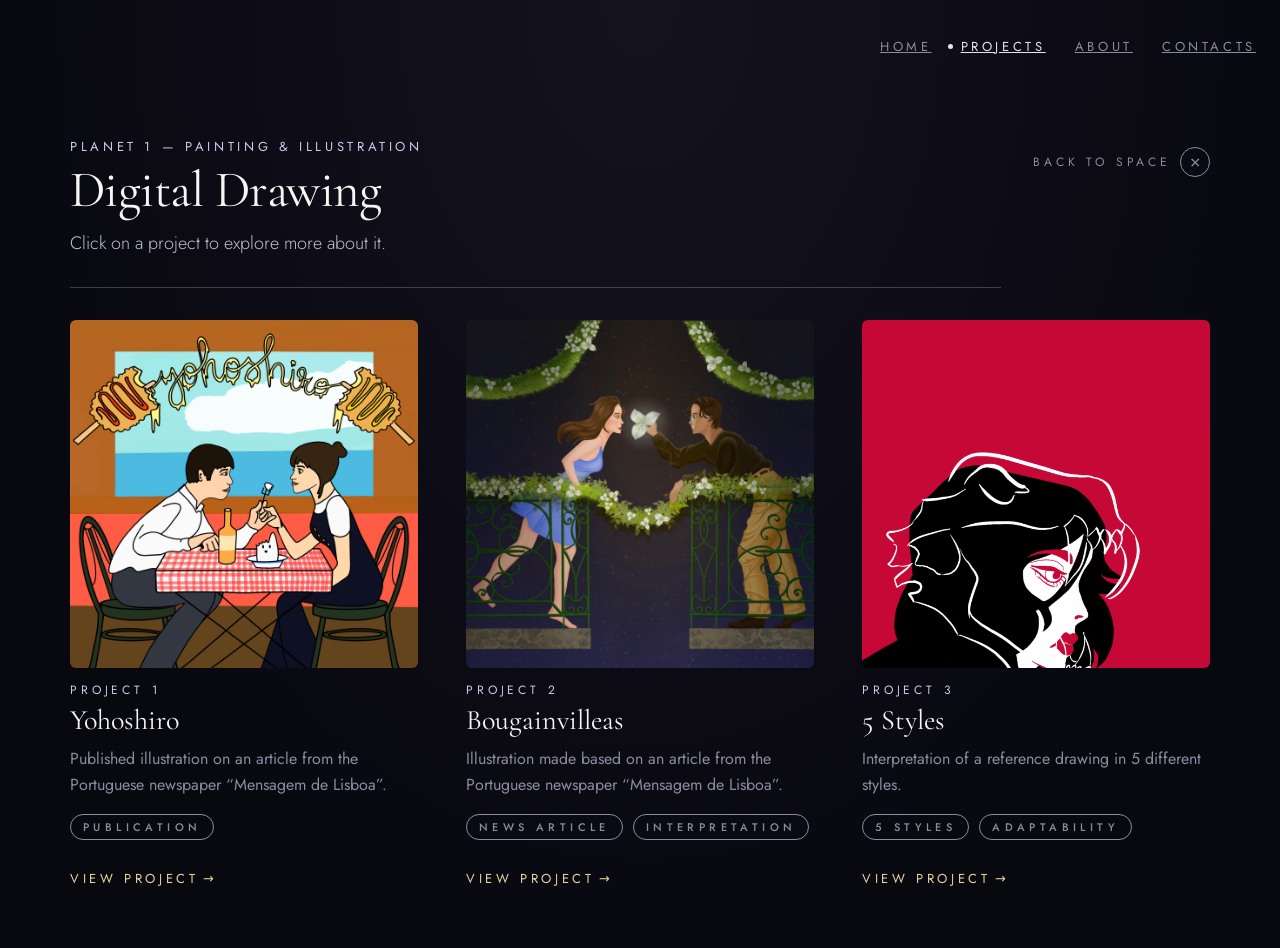
<file: art-projects.html>
<!DOCTYPE html>
<html lang="en">
    <head>
        <meta charset="UTF-8">
        <meta name="viewport" content="width=device-width, initial-scale=1.0">
        <title>Digital Drawing — Marta's Portfolio</title>
        <link href="https://fonts.googleapis.com/css2?family=Cormorant+Garamond:ital,wght@0,300;0,400;1,300;1,400&family=Jost:wght@300;400;500&display=swap" rel="stylesheet">
        <link rel="stylesheet" href="./css/design-tokens.css">
        <link rel="stylesheet" href="./css/style.css">
    </head>

    <body class="art-page">
        <header class="site-header position-fixed w-100 dark" id="siteHeader">
            <nav class="nav-bar" aria-label="Main navigation">
                <button class="nav-toggle" id="navToggle" type="button" aria-expanded="false" aria-controls="navList" aria-label="Open menu">
                    <span class="nav-toggle-bar"></span>
                    <span class="nav-toggle-bar"></span>
                </button>
                <ul class="nav-list" id="navList">
                    <li><a class="nav-link label-lg" data-section="home" href="./index.html#home"><span class="nav-bullet" aria-hidden="true"></span>HOME</a></li>
                    <li><a class="nav-link label-lg active" data-section="projects" href="./index.html#cosmos"><span class="nav-bullet" aria-hidden="true"></span>PROJECTS</a></li>
                    <li><a class="nav-link label-lg" data-section="about" href="./index.html#about"><span class="nav-bullet" aria-hidden="true"></span>ABOUT</a></li>
                    <li><a class="nav-link label-lg" data-section="contacts" href="./index.html#contacts"><span class="nav-bullet" aria-hidden="true"></span>CONTACTS</a></li>
                </ul>
            </nav>
        </header>
        <button class="nav-scrim" id="navScrim" type="button" aria-label="Close menu" tabindex="-1"></button>

        <!-- DIGITAL DRAWING PROJECT LIST -->
        <main class="art-section">
            <div class="art-section-inner d-flex flex-column align-items-center mx-auto">

                <div class="art-top d-flex flex-column align-items-end w-100">
                    <a href="./index.html#cosmos" class="back-link d-flex align-items-center text-decoration-none">
                        <span class="label-md">BACK TO SPACE</span>
                        <span class="back-icon d-flex align-items-center justify-content-center">&times;</span>
                    </a>
                    <div class="art-heading d-flex flex-column align-items-start w-100">
                        <p class="label-lg eyebrow">PLANET 1 &mdash; PAINTING &amp; ILLUSTRATION</p>
                        <h1 class="art-title">Digital Drawing</h1>
                        <p class="text-lg art-intro">Click on a project to explore more about it.</p>
                        <div class="art-divider w-100"></div>
                    </div>
                </div>

                <div class="project-list d-flex flex-column align-items-start w-100">

                    <!-- PROJECT 1 -->
                    <a href="./art-yohoshiro.html" class="project-preview d-flex flex-column align-items-start w-100 text-decoration-none">
                        <div class="project-image w-100">
                            <img src="./images/projects/yohoshiro-hero.png" alt="Yohoshiro — Korean hotdog couple illustration" loading="lazy">
                        </div>
                        <div class="project-description d-flex flex-column align-items-start w-100">
                            <p class="label-md project-number">PROJECT 1</p>
                            <h4 class="project-title">Yohoshiro</h4>
                            <p class="project-desc">Published illustration on an article from the Portuguese newspaper &ldquo;Mensagem de Lisboa&rdquo;.</p>
                        </div>
                        <div class="project-tags d-flex">
                            <span class="tag label-sm">PUBLICATION</span>
                        </div>
                        <span class="view-project d-flex align-items-center label-lg">VIEW PROJECT <span aria-hidden="true">&rarr;</span></span>
                    </a>

                    <!-- PROJECT 2 -->
                    <a href="./art-bougainvilleas.html" class="project-preview d-flex flex-column align-items-start w-100 text-decoration-none">
                        <div class="project-image w-100">
                            <img src="./images/projects/bougainvilleas-hero.png" alt="Bougainvilleas — two people on a night balcony reaching through glowing flowers" loading="lazy">
                        </div>
                        <div class="project-description d-flex flex-column align-items-start w-100">
                            <p class="label-md project-number">PROJECT 2</p>
                            <h4 class="project-title">Bougainvilleas</h4>
                            <p class="project-desc">Illustration made based on an article from the Portuguese newspaper &ldquo;Mensagem de Lisboa&rdquo;.</p>
                        </div>
                        <div class="project-tags d-flex">
                            <span class="tag label-sm">NEWS ARTICLE</span>
                            <span class="tag label-sm">INTERPRETATION</span>
                        </div>
                        <span class="view-project d-flex align-items-center label-lg">VIEW PROJECT <span aria-hidden="true">&rarr;</span></span>
                    </a>

                    <!-- PROJECT 3 -->
                    <a href="./art-5-styles.html" class="project-preview d-flex flex-column align-items-start w-100 text-decoration-none">
                        <div class="project-image w-100">
                            <img src="./images/projects/5styles-hero.png" alt="5 Styles — line and blobs interpretation" loading="lazy">
                        </div>
                        <div class="project-description d-flex flex-column align-items-start w-100">
                            <p class="label-md project-number">PROJECT 3</p>
                            <h4 class="project-title">5 Styles</h4>
                            <p class="project-desc">Interpretation of a reference drawing in 5 different styles.</p>
                        </div>
                        <div class="project-tags d-flex">
                            <span class="tag label-sm">5 STYLES</span>
                            <span class="tag label-sm">ADAPTABILITY</span>
                        </div>
                        <span class="view-project d-flex align-items-center label-lg">VIEW PROJECT <span aria-hidden="true">&rarr;</span></span>
                    </a>

                </div>
            </div>
        </main>

        <script src="./js/nav-offset.js"></script>
    </body>
</html>
</file>
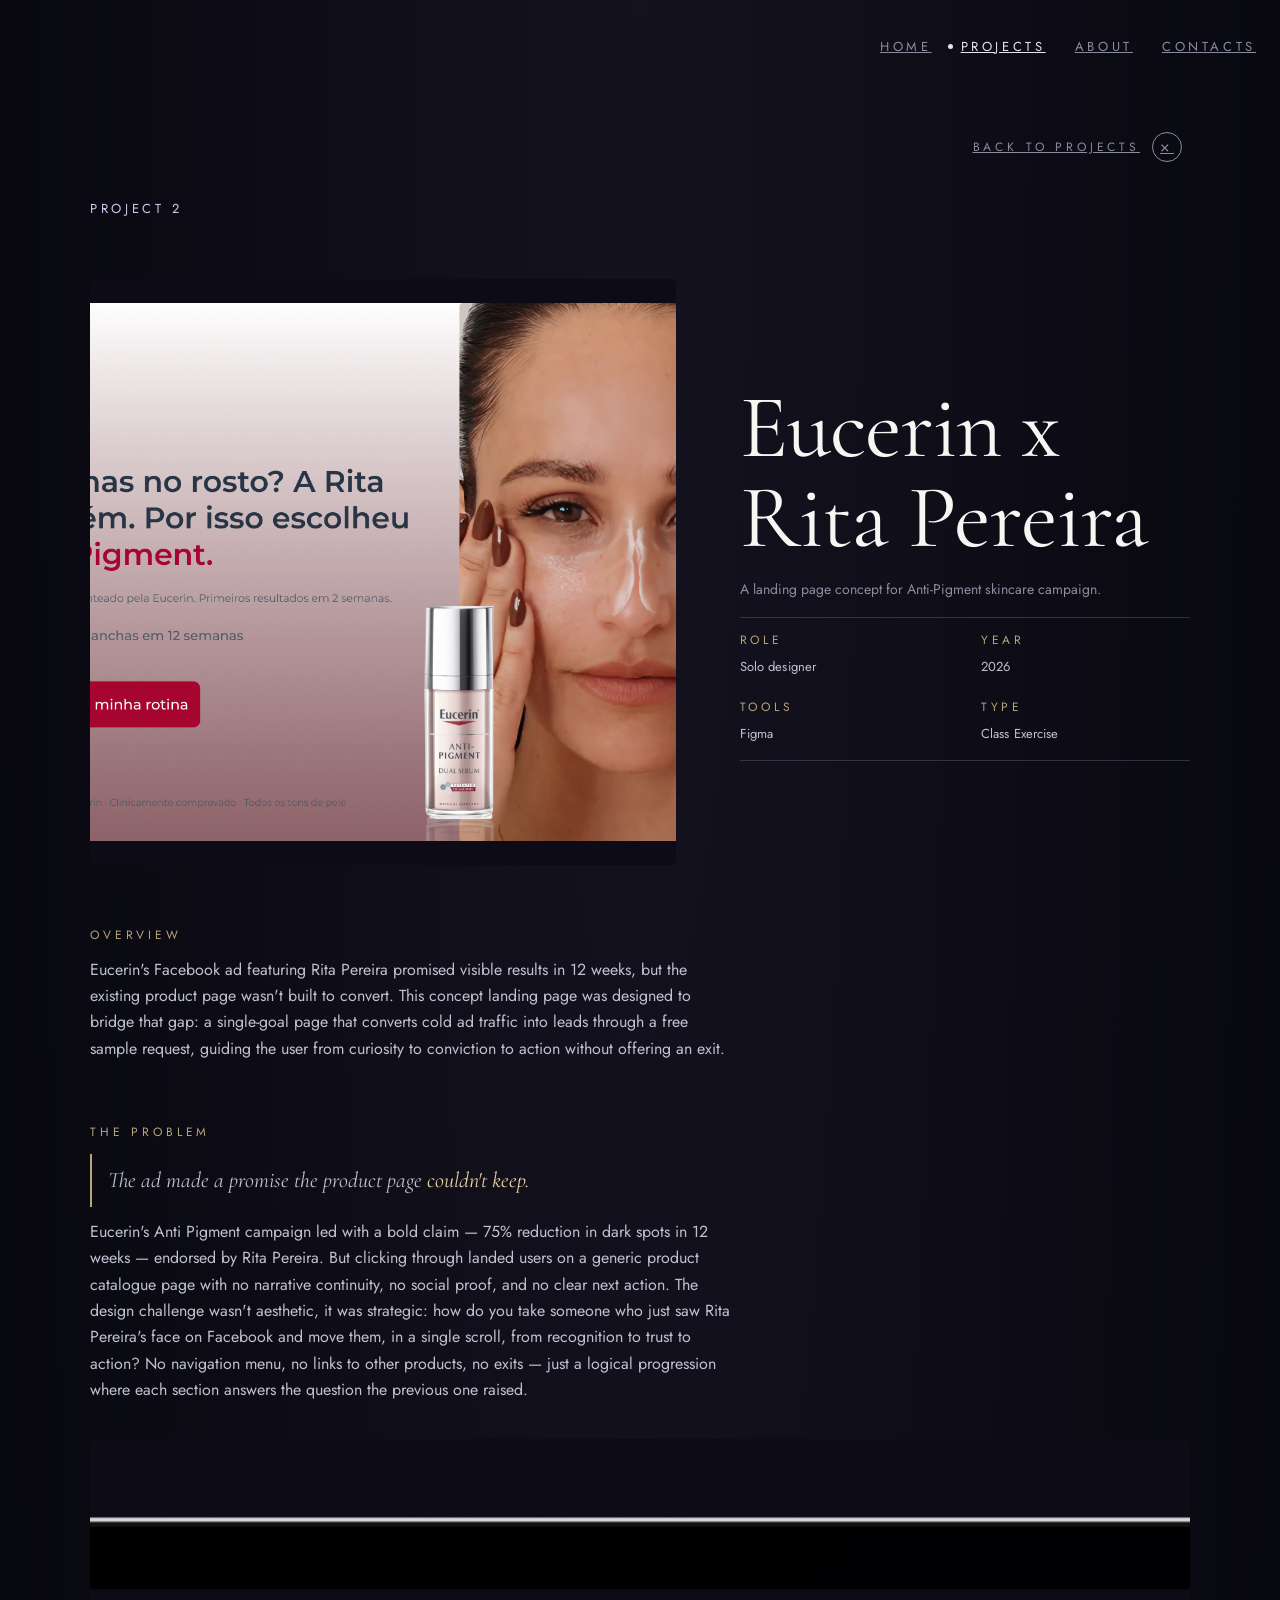
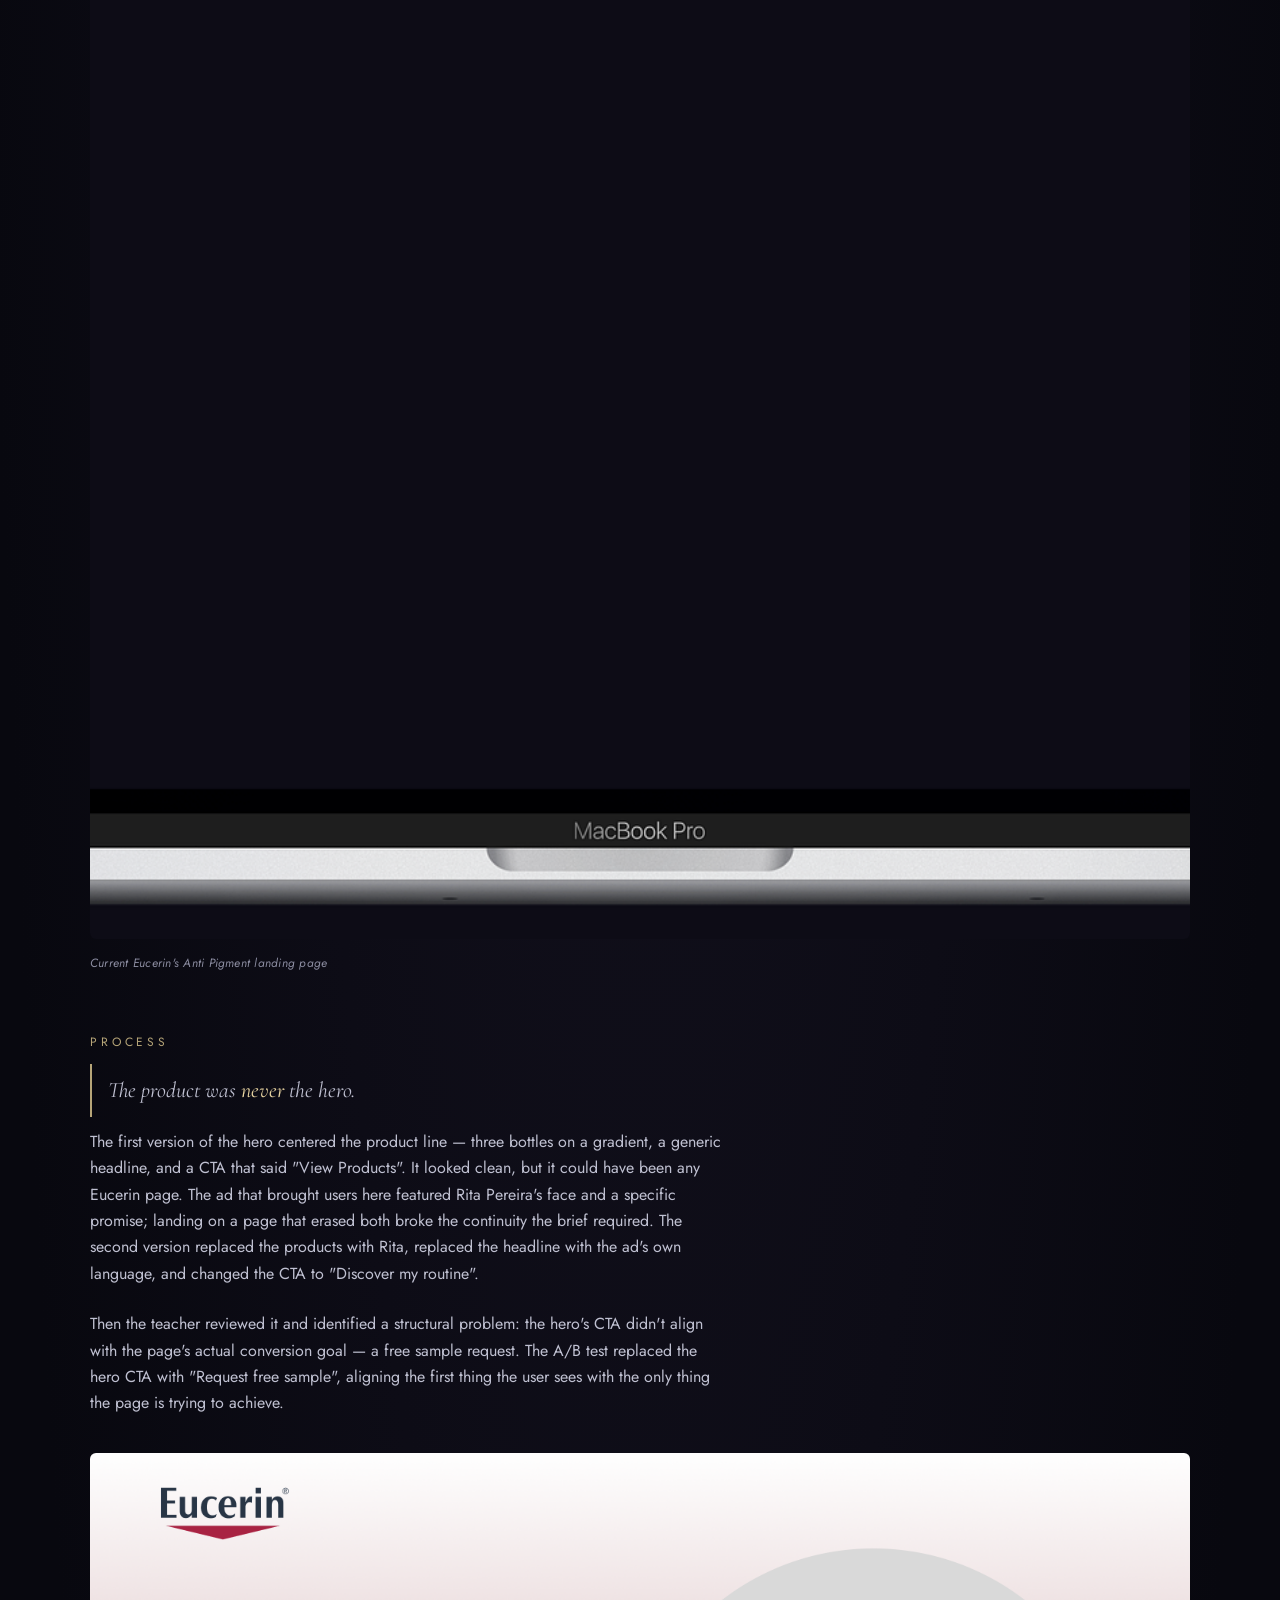
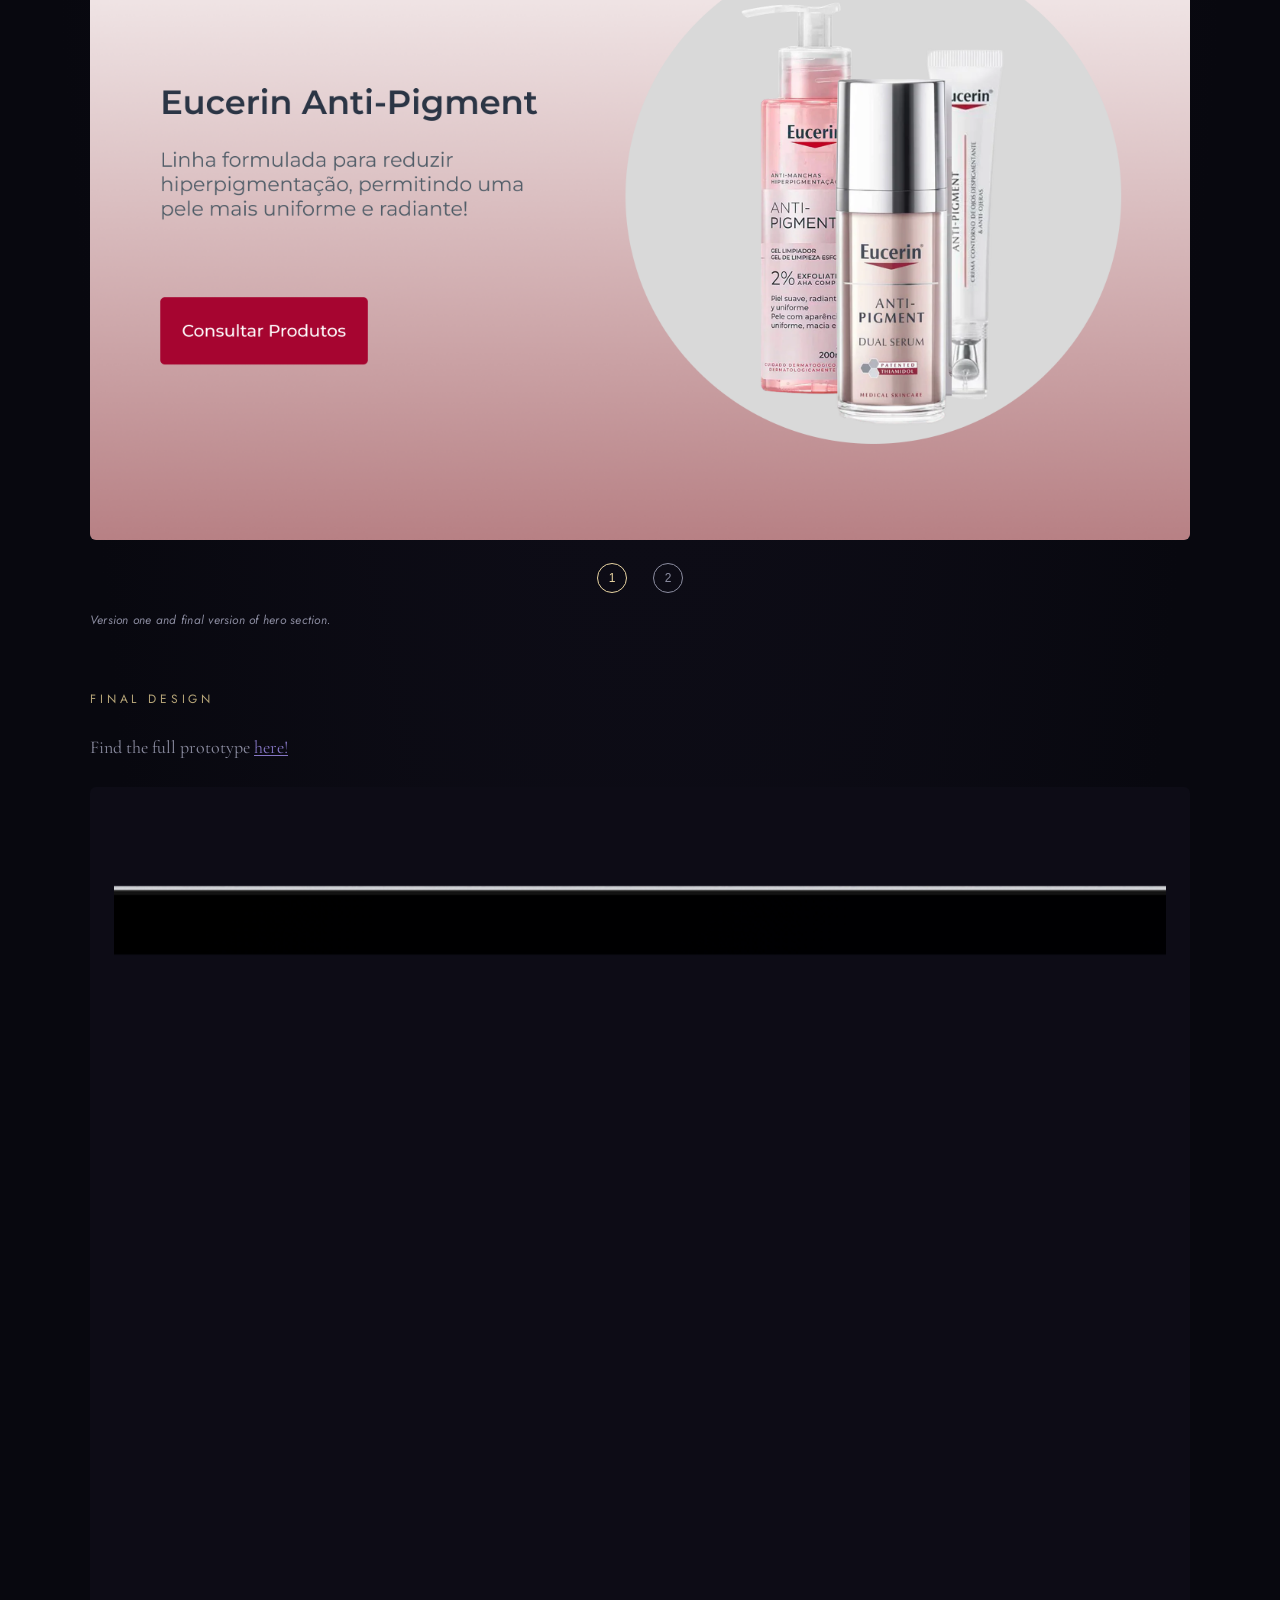
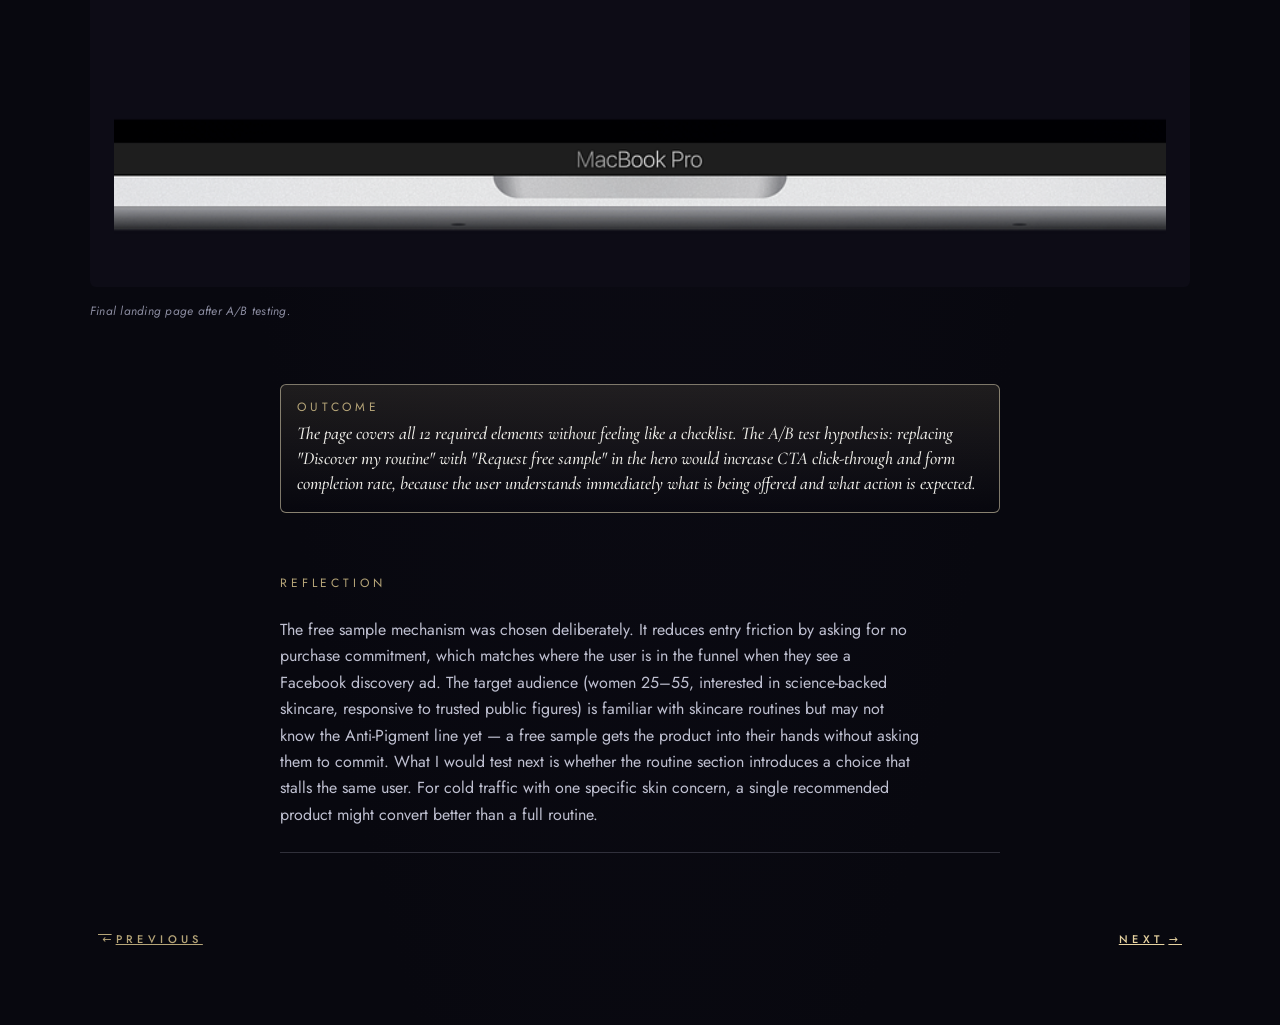
<file: web-eucerin.html>
<!DOCTYPE html>
<html lang="en">
    <head>
        <meta charset="UTF-8">
        <meta name="viewport" content="width=device-width, initial-scale=1.0">
        <title>Eucerin x Rita Pereira — Marta's Portfolio</title>
        <link href="https://fonts.googleapis.com/css2?family=Cormorant+Garamond:ital,wght@0,300;0,400;1,300;1,400&family=Jost:wght@300;400;500&display=swap" rel="stylesheet">
        <link rel="stylesheet" href="./css/design-tokens.css">
        <link rel="stylesheet" href="./css/style.css">
        <link rel="stylesheet" href="./css/project-detail.css">
    </head>

    <body class="art-page project-page">
        <header class="site-header position-fixed w-100 dark" id="siteHeader">
            <nav class="nav-bar" aria-label="Main navigation">
                <button class="nav-toggle" id="navToggle" type="button" aria-expanded="false" aria-controls="navList" aria-label="Open menu">
                    <span class="nav-toggle-bar"></span>
                    <span class="nav-toggle-bar"></span>
                </button>
                <ul class="nav-list" id="navList">
                    <li><a class="nav-link label-lg" data-section="home" href="./index.html#home"><span class="nav-bullet" aria-hidden="true"></span>HOME</a></li>
                    <li><a class="nav-link label-lg active" data-section="projects" href="./index.html#cosmos"><span class="nav-bullet" aria-hidden="true"></span>PROJECTS</a></li>
                    <li><a class="nav-link label-lg" data-section="about" href="./index.html#about"><span class="nav-bullet" aria-hidden="true"></span>ABOUT</a></li>
                    <li><a class="nav-link label-lg" data-section="contacts" href="./index.html#contacts"><span class="nav-bullet" aria-hidden="true"></span>CONTACTS</a></li>
                </ul>
            </nav>
        </header>
        <button class="nav-scrim" id="navScrim" type="button" aria-label="Close menu" tabindex="-1"></button>

        <main class="project-main">
            <div class="project-content">

                <a href="./web-projects.html" class="project-back label-md">
                    <span>BACK TO PROJECTS</span>
                    <span class="project-back-icon" aria-hidden="true">&times;</span>
                </a>

                <div class="project-body">

                    <div class="project-hero reveal">
                        <p class="label-lg project-number">PROJECT 2</p>

                        <div class="project-hero-image project-hero-image--device">
                            <img src="./images/projects/eucerin-hero-v2.png" alt="Eucerin Anti-Pigment landing page hero — Rita Pereira version" loading="lazy">
                        </div>

                        <div class="project-title-block">
                            <h1 class="project-title">Eucerin x Rita Pereira</h1>
                            <p class="text-rg project-subtitle">A landing page concept for Anti-Pigment skincare campaign.</p>
                            <div class="project-divider"></div>

                            <div class="project-metadata">
                                <div>
                                    <span class="label-md project-meta-key">ROLE</span>
                                    <span class="text-sm project-meta-value">Solo designer</span>
                                </div>
                                <div>
                                    <span class="label-md project-meta-key">YEAR</span>
                                    <span class="text-sm project-meta-value">2026</span>
                                </div>
                                <div>
                                    <span class="label-md project-meta-key">TOOLS</span>
                                    <span class="text-sm project-meta-value">Figma</span>
                                </div>
                                <div>
                                    <span class="label-md project-meta-key">TYPE</span>
                                    <span class="text-sm project-meta-value">Class Exercise</span>
                                </div>
                            </div>
                            <div class="project-divider"></div>
                        </div>
                    </div>

                    <div class="project-section reveal">
                        <p class="label-md project-section-label">OVERVIEW</p>
                        <p class="text-md project-section-body">Eucerin's Facebook ad featuring Rita Pereira promised visible results in 12 weeks, but the existing product page wasn't built to convert. This concept landing page was designed to bridge that gap: a single-goal page that converts cold ad traffic into leads through a free sample request, guiding the user from curiosity to conviction to action without offering an exit.</p>
                    </div>

                    <div class="project-section reveal">
                        <p class="label-md project-section-label">THE PROBLEM</p>
                        <p class="project-pullquote">The ad made a promise the product page <em>couldn't keep.</em></p>
                        <p class="text-md project-section-body">Eucerin's Anti Pigment campaign led with a bold claim — 75% reduction in dark spots in 12 weeks — endorsed by Rita Pereira. But clicking through landed users on a generic product catalogue page with no narrative continuity, no social proof, and no clear next action. The design challenge wasn't aesthetic, it was strategic: how do you take someone who just saw Rita Pereira's face on Facebook and move them, in a single scroll, from recognition to trust to action? No navigation menu, no links to other products, no exits — just a logical progression where each section answers the question the previous one raised.</p>
                        <div class="project-figure project-figure--spaced">
                            <div class="project-hero-image">
                                <img src="./images/projects/eucerin-current-page.png" alt="Current Eucerin Anti-Pigment landing page" loading="lazy">
                            </div>
                            <p class="caption project-figure-cap">Current Eucerin's Anti Pigment landing page</p>
                        </div>
                    </div>

                    <div class="project-section reveal">
                        <p class="label-md project-section-label">PROCESS</p>
                        <p class="project-pullquote">The product was <em>never</em> the hero.</p>
                        <p class="text-md project-section-body">The first version of the hero centered the product line — three bottles on a gradient, a generic headline, and a CTA that said "View Products". It looked clean, but it could have been any Eucerin page. The ad that brought users here featured Rita Pereira's face and a specific promise; landing on a page that erased both broke the continuity the brief required. The second version replaced the products with Rita, replaced the headline with the ad's own language, and changed the CTA to "Discover my routine".</p>
                        <p class="text-md project-section-body">Then the teacher reviewed it and identified a structural problem: the hero's CTA didn't align with the page's actual conversion goal — a free sample request. The A/B test replaced the hero CTA with "Request free sample", aligning the first thing the user sees with the only thing the page is trying to achieve.</p>
                        <div class="project-carousel project-figure--spaced" data-carousel>
                            <div class="project-carousel-track">
                                <div class="project-carousel-slide is-active">
                                    <img src="./images/projects/eucerin-hero-v1.png" alt="Hero version 1 — generic product shot" loading="lazy">
                                </div>
                                <div class="project-carousel-slide">
                                    <img src="./images/projects/eucerin-hero-v2.png" alt="Hero version 2 — final A/B tested version with Rita Pereira" loading="lazy">
                                </div>
                            </div>
                            <div class="project-carousel-dots" role="group" aria-label="Hero version">
                                <button class="project-carousel-dot is-active" type="button" aria-current="true"><span>1</span></button>
                                <button class="project-carousel-dot" type="button" aria-current="false"><span>2</span></button>
                            </div>
                        </div>
                        <p class="caption project-figure-cap">Version one and final version of hero section.</p>
                    </div>

                    <div class="project-final-design reveal">
                        <p class="label-md project-section-label">FINAL DESIGN</p>
                        <p class="project-final-link">Find the full prototype <a href="https://www.figma.com/site/J5VUAnclJ8uRUGYg7jHsF1/Eucerin-Landing-page-WEBSITE" target="_blank" rel="noopener">here!</a></p>
                        <div class="project-figure">
                            <div class="project-hero-image project-hero-image--device">
                                <img src="./images/projects/eucerin-current-page.png" alt="Final Eucerin landing page after A/B testing" loading="lazy">
                            </div>
                            <p class="caption project-figure-cap">Final landing page after A/B testing.</p>
                        </div>
                    </div>

                    <div class="project-outcome reveal">
                        <p class="label-md project-outcome-label">OUTCOME</p>
                        <p class="project-outcome-body">The page covers all 12 required elements without feeling like a checklist. The A/B test hypothesis: replacing "Discover my routine" with "Request free sample" in the hero would increase CTA click-through and form completion rate, because the user understands immediately what is being offered and what action is expected.</p>
                    </div>

                    <div class="project-reflection reveal">
                        <p class="label-md project-section-label">REFLECTION</p>
                        <p class="text-md project-section-body">The free sample mechanism was chosen deliberately. It reduces entry friction by asking for no purchase commitment, which matches where the user is in the funnel when they see a Facebook discovery ad. The target audience (women 25–55, interested in science-backed skincare, responsive to trusted public figures) is familiar with skincare routines but may not know the Anti-Pigment line yet — a free sample gets the product into their hands without asking them to commit. What I would test next is whether the routine section introduces a choice that stalls the same user. For cold traffic with one specific skin concern, a single recommended product might convert better than a full routine.</p>
                        <div class="project-divider"></div>
                    </div>

                    <nav class="project-pagination reveal" aria-label="Other web projects">
                        <a href="./web-prisma-pt.html" class="project-pagination-link project-pagination-link--prev label-sm">
                            <span class="project-pagination-arrow" aria-hidden="true">&rarr;</span> PREVIOUS
                        </a>
                        <a href="./web-lsd-connect.html" class="project-pagination-link project-pagination-link--next label-sm">
                            NEXT <span class="project-pagination-arrow" aria-hidden="true">&rarr;</span>
                        </a>
                    </nav>

                </div>
            </div>
        </main>

        <script src="./js/nav-offset.js"></script>
        <script src="./js/project-detail.js"></script>
    </body>
</html>
</file>
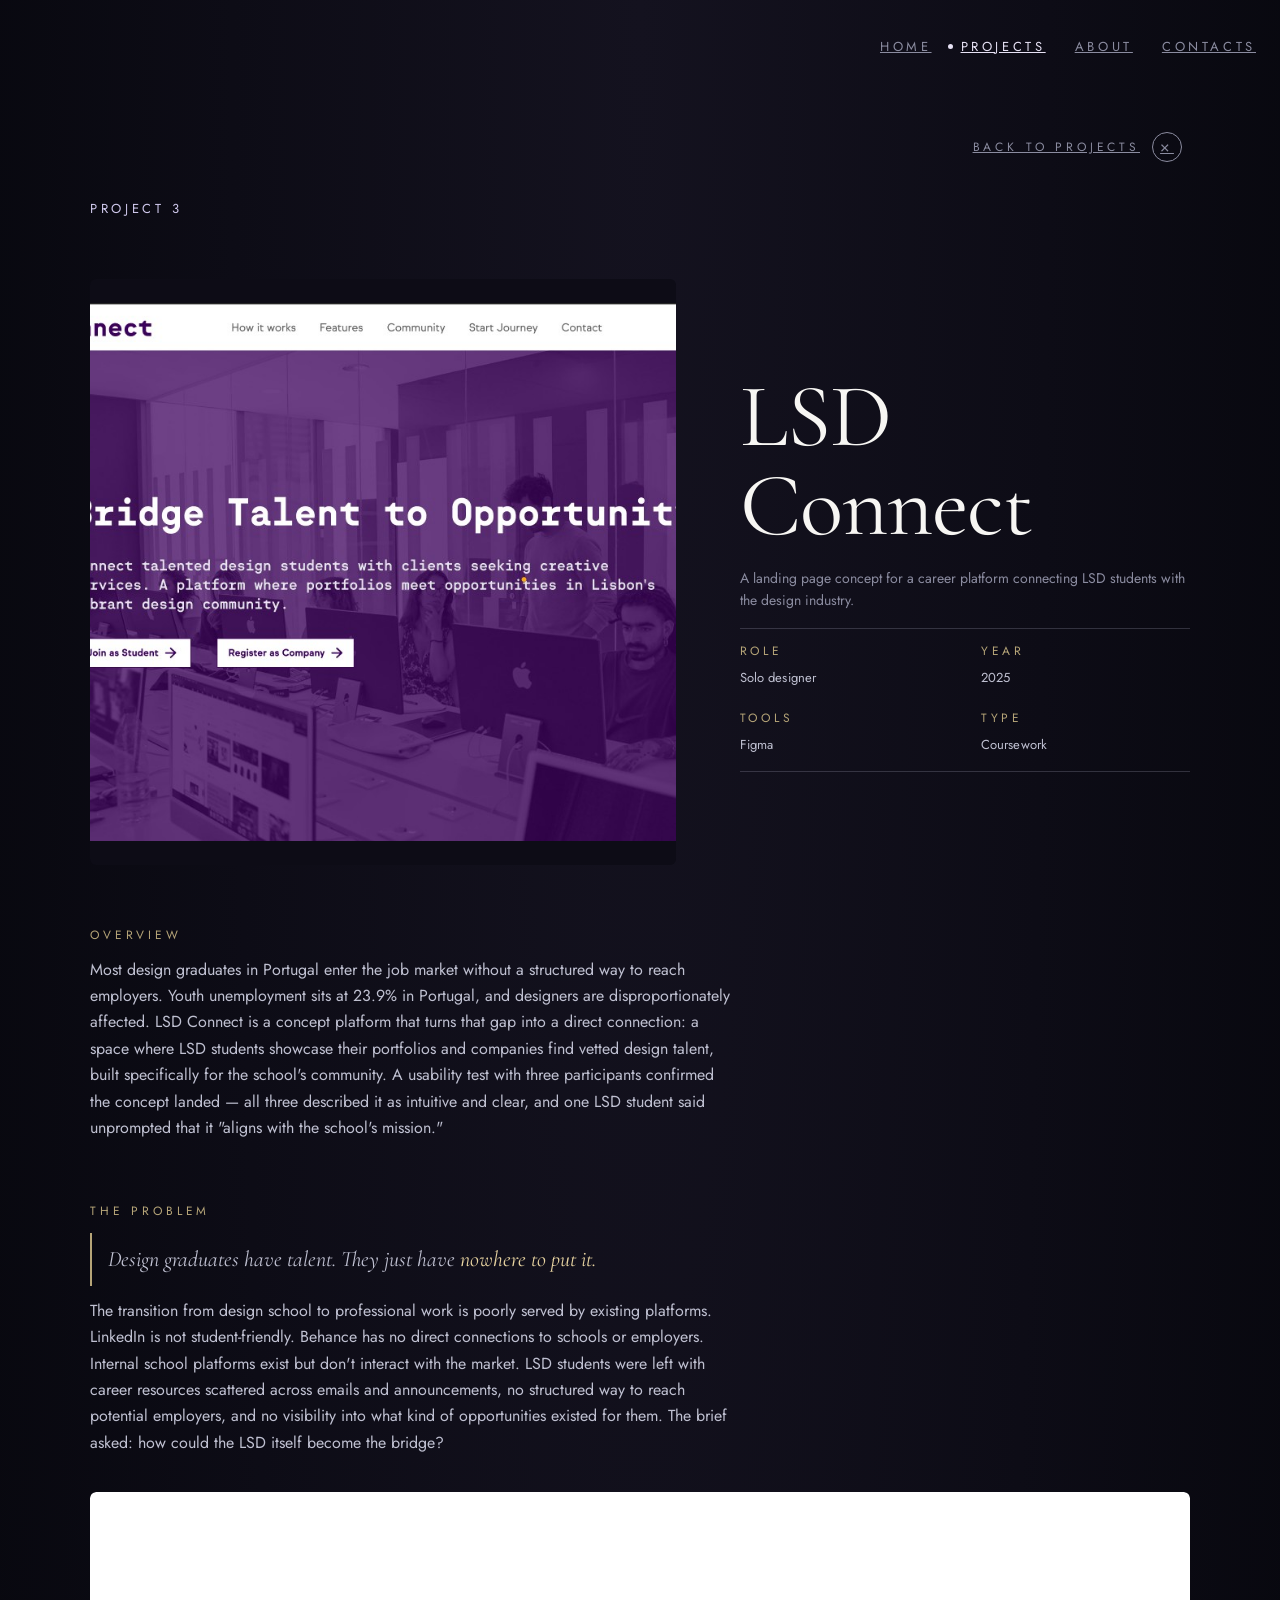
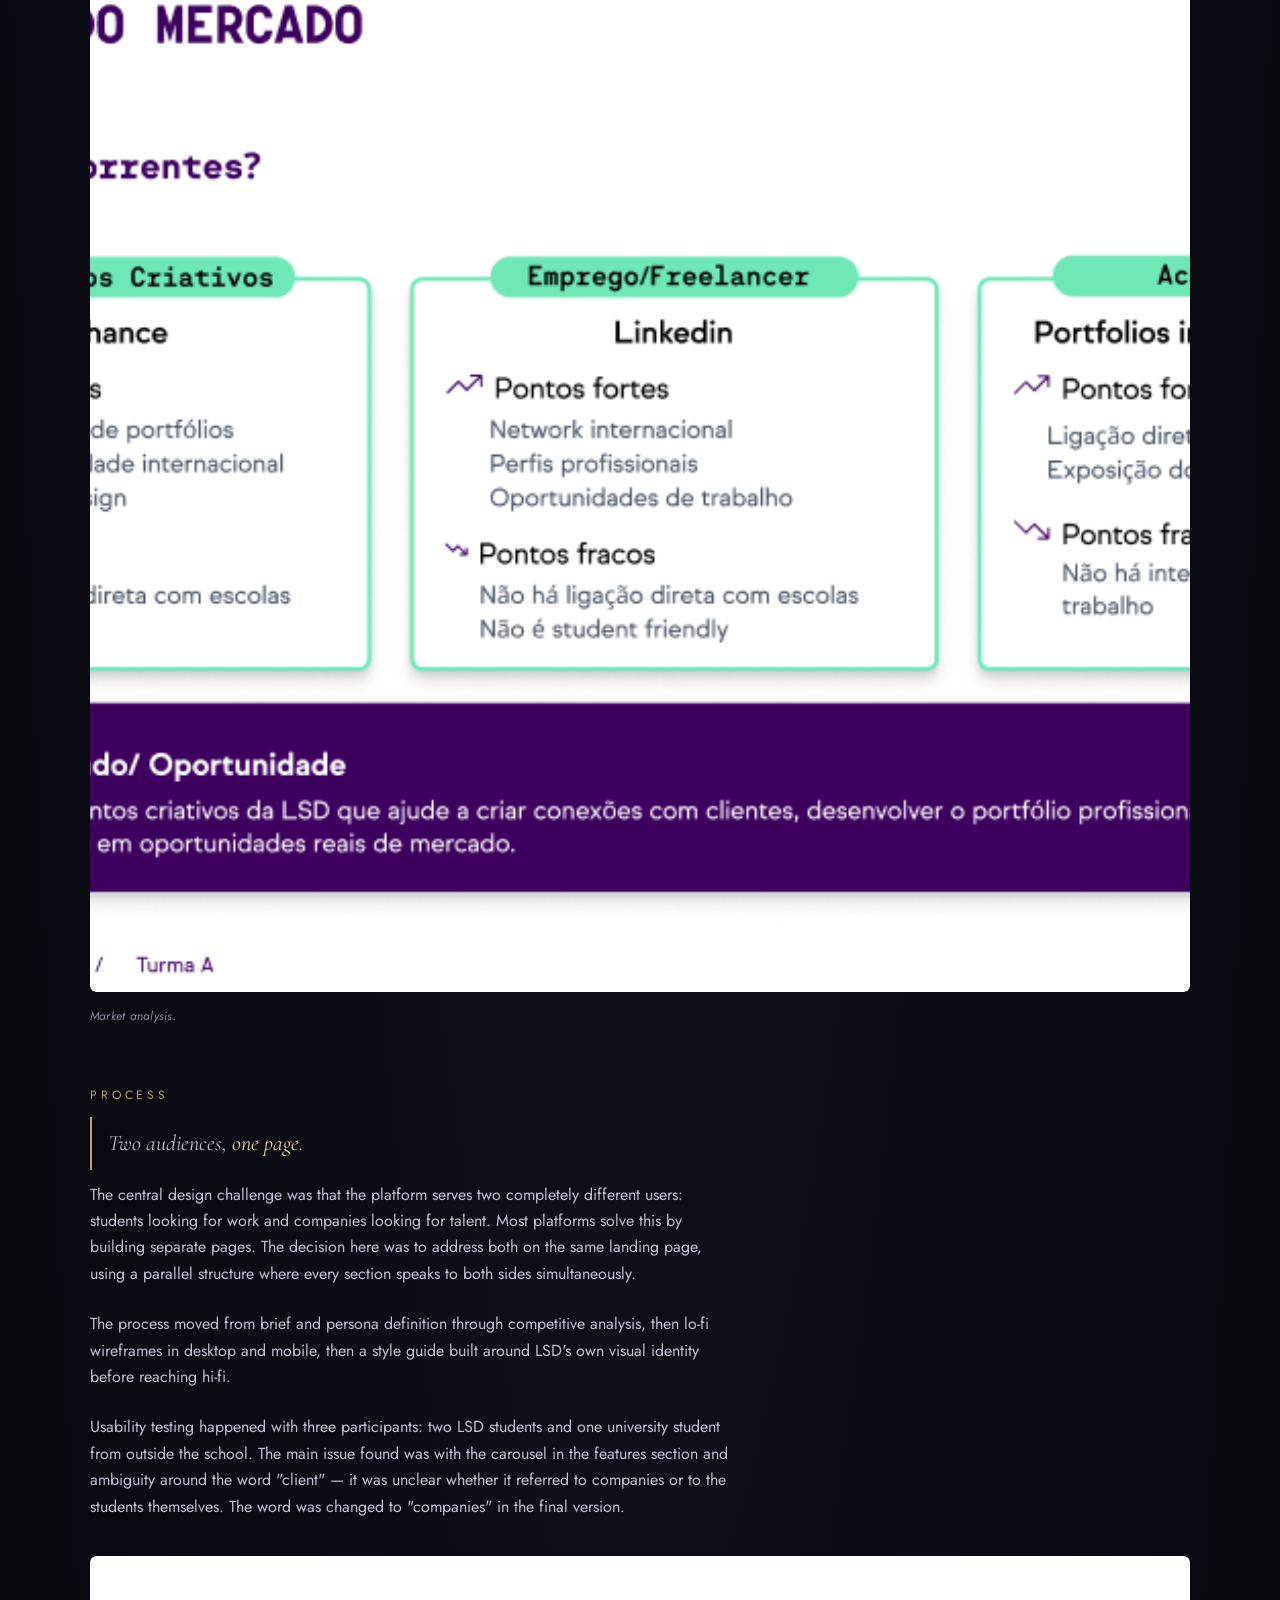
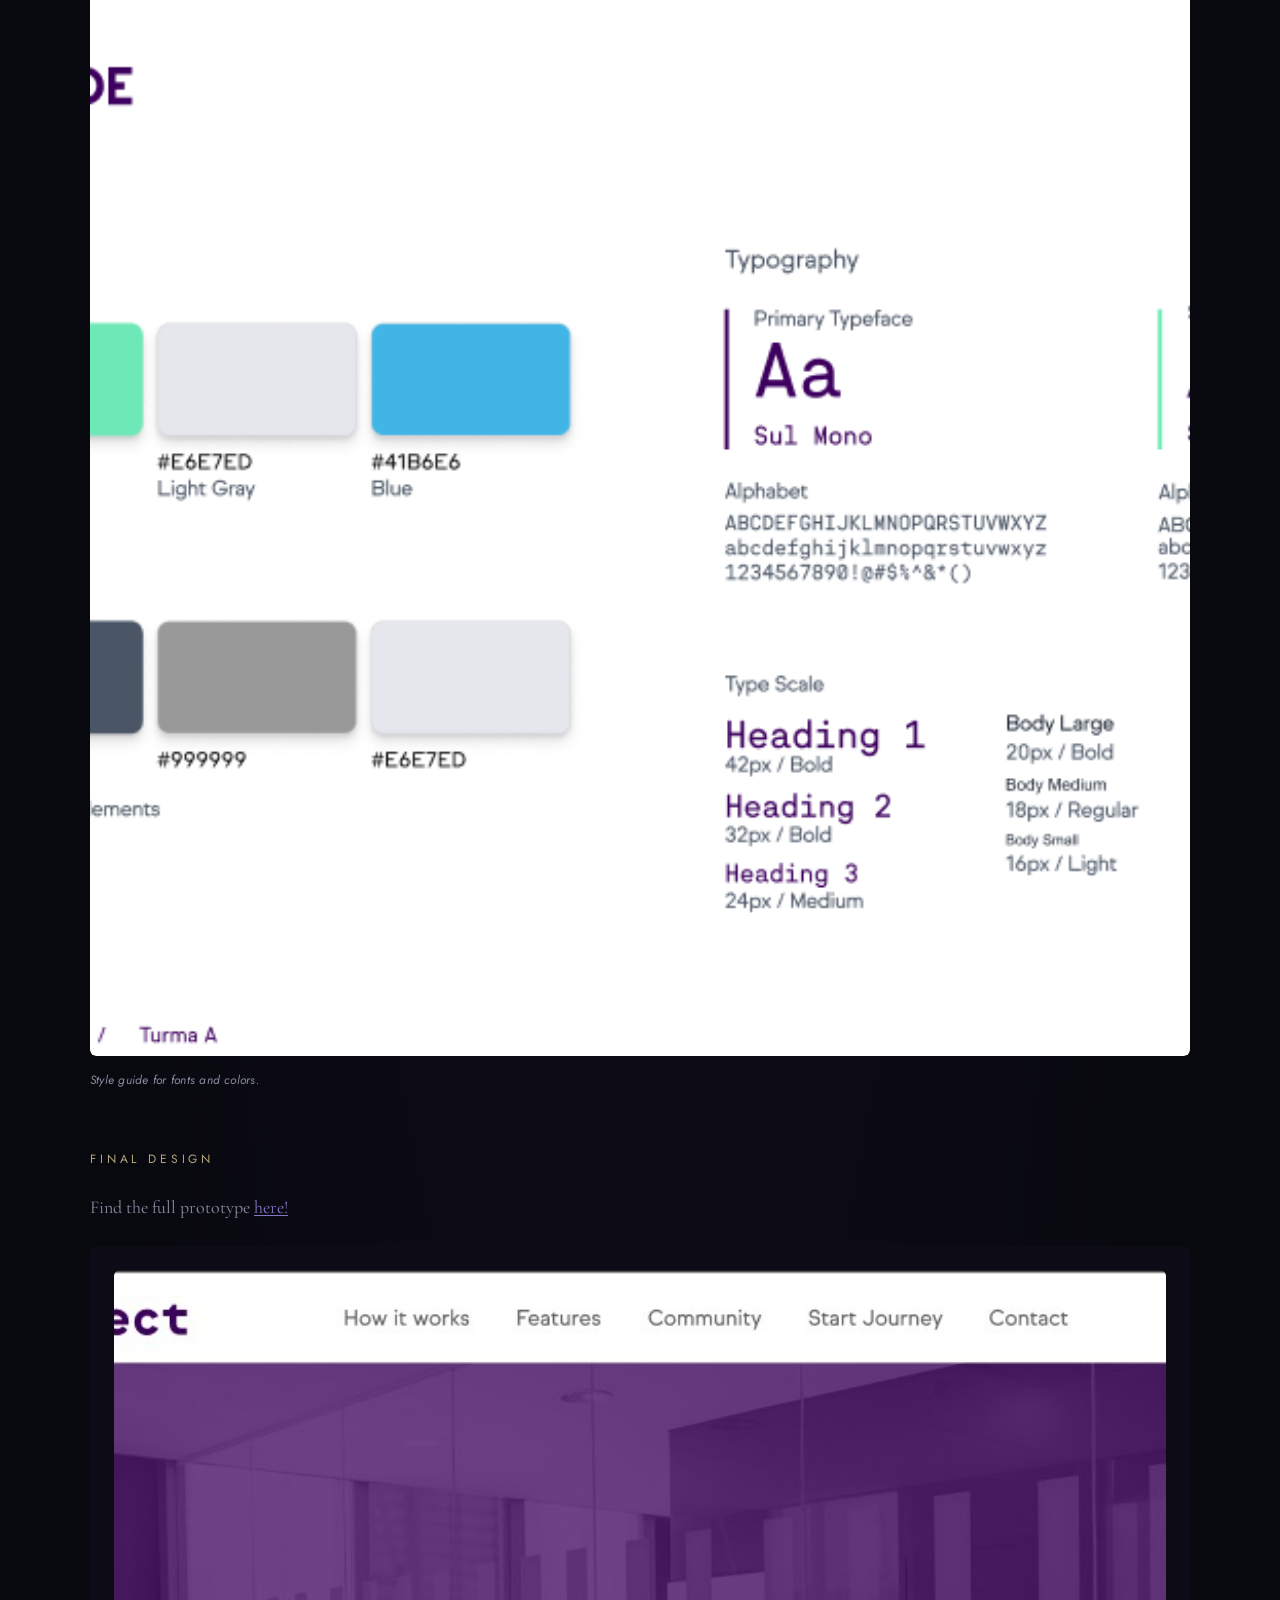
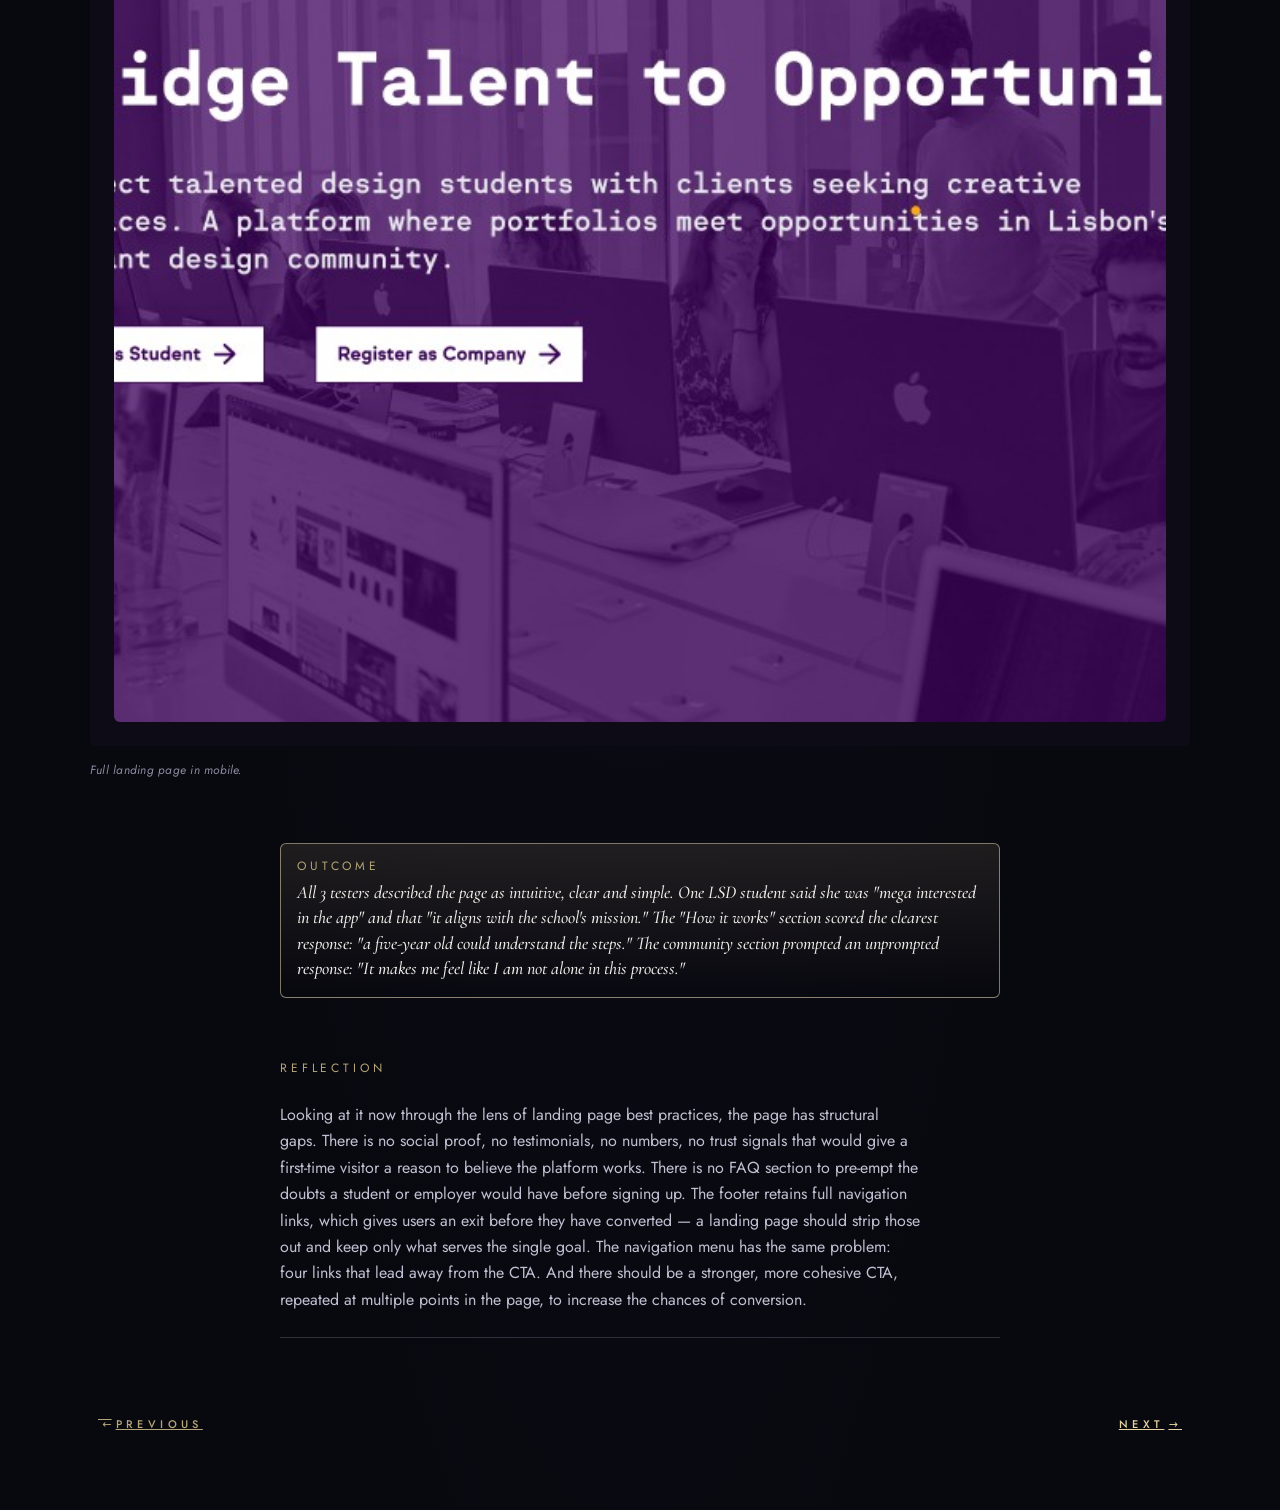
<file: web-lsd-connect.html>
<!DOCTYPE html>
<html lang="en">
    <head>
        <meta charset="UTF-8">
        <meta name="viewport" content="width=device-width, initial-scale=1.0">
        <title>LSD Connect — Marta's Portfolio</title>
        <link href="https://fonts.googleapis.com/css2?family=Cormorant+Garamond:ital,wght@0,300;0,400;1,300;1,400&family=Jost:wght@300;400;500&display=swap" rel="stylesheet">
        <link rel="stylesheet" href="./css/design-tokens.css">
        <link rel="stylesheet" href="./css/style.css">
        <link rel="stylesheet" href="./css/project-detail.css">
    </head>

    <body class="art-page project-page">
        <header class="site-header position-fixed w-100 dark" id="siteHeader">
            <nav class="nav-bar" aria-label="Main navigation">
                <button class="nav-toggle" id="navToggle" type="button" aria-expanded="false" aria-controls="navList" aria-label="Open menu">
                    <span class="nav-toggle-bar"></span>
                    <span class="nav-toggle-bar"></span>
                </button>
                <ul class="nav-list" id="navList">
                    <li><a class="nav-link label-lg" data-section="home" href="./index.html#home"><span class="nav-bullet" aria-hidden="true"></span>HOME</a></li>
                    <li><a class="nav-link label-lg active" data-section="projects" href="./index.html#cosmos"><span class="nav-bullet" aria-hidden="true"></span>PROJECTS</a></li>
                    <li><a class="nav-link label-lg" data-section="about" href="./index.html#about"><span class="nav-bullet" aria-hidden="true"></span>ABOUT</a></li>
                    <li><a class="nav-link label-lg" data-section="contacts" href="./index.html#contacts"><span class="nav-bullet" aria-hidden="true"></span>CONTACTS</a></li>
                </ul>
            </nav>
        </header>
        <button class="nav-scrim" id="navScrim" type="button" aria-label="Close menu" tabindex="-1"></button>

        <main class="project-main">
            <div class="project-content">

                <a href="./web-projects.html" class="project-back label-md">
                    <span>BACK TO PROJECTS</span>
                    <span class="project-back-icon" aria-hidden="true">&times;</span>
                </a>

                <div class="project-body">

                    <div class="project-hero reveal">
                        <p class="label-lg project-number">PROJECT 3</p>

                        <div class="project-hero-image project-hero-image--device">
                            <img src="./images/projects/lsdconnect-hero.png" alt="LSD Connect landing page on desktop and mobile" loading="lazy">
                        </div>

                        <div class="project-title-block">
                            <h1 class="project-title">LSD Connect</h1>
                            <p class="text-rg project-subtitle">A landing page concept for a career platform connecting LSD students with the design industry.</p>
                            <div class="project-divider"></div>

                            <div class="project-metadata">
                                <div>
                                    <span class="label-md project-meta-key">ROLE</span>
                                    <span class="text-sm project-meta-value">Solo designer</span>
                                </div>
                                <div>
                                    <span class="label-md project-meta-key">YEAR</span>
                                    <span class="text-sm project-meta-value">2025</span>
                                </div>
                                <div>
                                    <span class="label-md project-meta-key">TOOLS</span>
                                    <span class="text-sm project-meta-value">Figma</span>
                                </div>
                                <div>
                                    <span class="label-md project-meta-key">TYPE</span>
                                    <span class="text-sm project-meta-value">Coursework</span>
                                </div>
                            </div>
                            <div class="project-divider"></div>
                        </div>
                    </div>

                    <div class="project-section reveal">
                        <p class="label-md project-section-label">OVERVIEW</p>
                        <p class="text-md project-section-body">Most design graduates in Portugal enter the job market without a structured way to reach employers. Youth unemployment sits at 23.9% in Portugal, and designers are disproportionately affected. LSD Connect is a concept platform that turns that gap into a direct connection: a space where LSD students showcase their portfolios and companies find vetted design talent, built specifically for the school's community. A usability test with three participants confirmed the concept landed — all three described it as intuitive and clear, and one LSD student said unprompted that it "aligns with the school's mission."</p>
                    </div>

                    <div class="project-section reveal">
                        <p class="label-md project-section-label">THE PROBLEM</p>
                        <p class="project-pullquote">Design graduates have talent. They just have <em>nowhere to put it.</em></p>
                        <p class="text-md project-section-body">The transition from design school to professional work is poorly served by existing platforms. LinkedIn is not student-friendly. Behance has no direct connections to schools or employers. Internal school platforms exist but don't interact with the market. LSD students were left with career resources scattered across emails and announcements, no structured way to reach potential employers, and no visibility into what kind of opportunities existed for them. The brief asked: how could the LSD itself become the bridge?</p>
                        <div class="project-figure project-figure--spaced">
                            <div class="project-hero-image">
                                <img src="./images/projects/lsdconnect-market.png" alt="Market analysis — youth unemployment and design graduate statistics" loading="lazy">
                            </div>
                            <p class="caption project-figure-cap">Market analysis.</p>
                        </div>
                    </div>

                    <div class="project-section reveal">
                        <p class="label-md project-section-label">PROCESS</p>
                        <p class="project-pullquote">Two audiences, <em>one page.</em></p>
                        <p class="text-md project-section-body">The central design challenge was that the platform serves two completely different users: students looking for work and companies looking for talent. Most platforms solve this by building separate pages. The decision here was to address both on the same landing page, using a parallel structure where every section speaks to both sides simultaneously.</p>
                        <p class="text-md project-section-body">The process moved from brief and persona definition through competitive analysis, then lo-fi wireframes in desktop and mobile, then a style guide built around LSD's own visual identity before reaching hi-fi.</p>
                        <p class="text-md project-section-body">Usability testing happened with three participants: two LSD students and one university student from outside the school. The main issue found was with the carousel in the features section and ambiguity around the word "client" — it was unclear whether it referred to companies or to the students themselves. The word was changed to "companies" in the final version.</p>
                        <div class="project-figure project-figure--spaced">
                            <div class="project-hero-image">
                                <img src="./images/projects/lsdconnect-styleguide.png" alt="Style guide for fonts and colors" loading="lazy">
                            </div>
                            <p class="caption project-figure-cap">Style guide for fonts and colors.</p>
                        </div>
                    </div>

                    <div class="project-final-design reveal">
                        <p class="label-md project-section-label">FINAL DESIGN</p>
                        <p class="project-final-link">Find the full prototype <a href="https://www.figma.com/design/8EQXG2Tpgg5wlWcWB4RRGy/Projeto-24-11" target="_blank" rel="noopener">here!</a></p>
                        <div class="project-figure">
                            <div class="project-hero-image project-hero-image--device">
                                <img src="./images/projects/lsdconnect-hero.png" alt="LSD Connect full landing page on mobile" loading="lazy">
                            </div>
                            <p class="caption project-figure-cap">Full landing page in mobile.</p>
                        </div>
                    </div>

                    <div class="project-outcome reveal">
                        <p class="label-md project-outcome-label">OUTCOME</p>
                        <p class="project-outcome-body">All 3 testers described the page as intuitive, clear and simple. One LSD student said she was "mega interested in the app" and that "it aligns with the school's mission." The "How it works" section scored the clearest response: "a five-year old could understand the steps." The community section prompted an unprompted response: "It makes me feel like I am not alone in this process."</p>
                    </div>

                    <div class="project-reflection reveal">
                        <p class="label-md project-section-label">REFLECTION</p>
                        <p class="text-md project-section-body">Looking at it now through the lens of landing page best practices, the page has structural gaps. There is no social proof, no testimonials, no numbers, no trust signals that would give a first-time visitor a reason to believe the platform works. There is no FAQ section to pre-empt the doubts a student or employer would have before signing up. The footer retains full navigation links, which gives users an exit before they have converted — a landing page should strip those out and keep only what serves the single goal. The navigation menu has the same problem: four links that lead away from the CTA. And there should be a stronger, more cohesive CTA, repeated at multiple points in the page, to increase the chances of conversion.</p>
                        <div class="project-divider"></div>
                    </div>

                    <nav class="project-pagination reveal" aria-label="Project navigation">
                        <a href="./web-eucerin.html" class="project-pagination-link project-pagination-link--prev label-sm">
                            <span class="project-pagination-arrow" aria-hidden="true">&rarr;</span> PREVIOUS
                        </a>
                        <a href="./art-yohoshiro.html" class="project-pagination-link project-pagination-link--next label-sm">
                            NEXT <span class="project-pagination-arrow" aria-hidden="true">&rarr;</span>
                        </a>
                    </nav>

                </div>
            </div>
        </main>

        <script src="./js/nav-offset.js"></script>
        <script src="./js/project-detail.js"></script>
    </body>
</html>
</file>
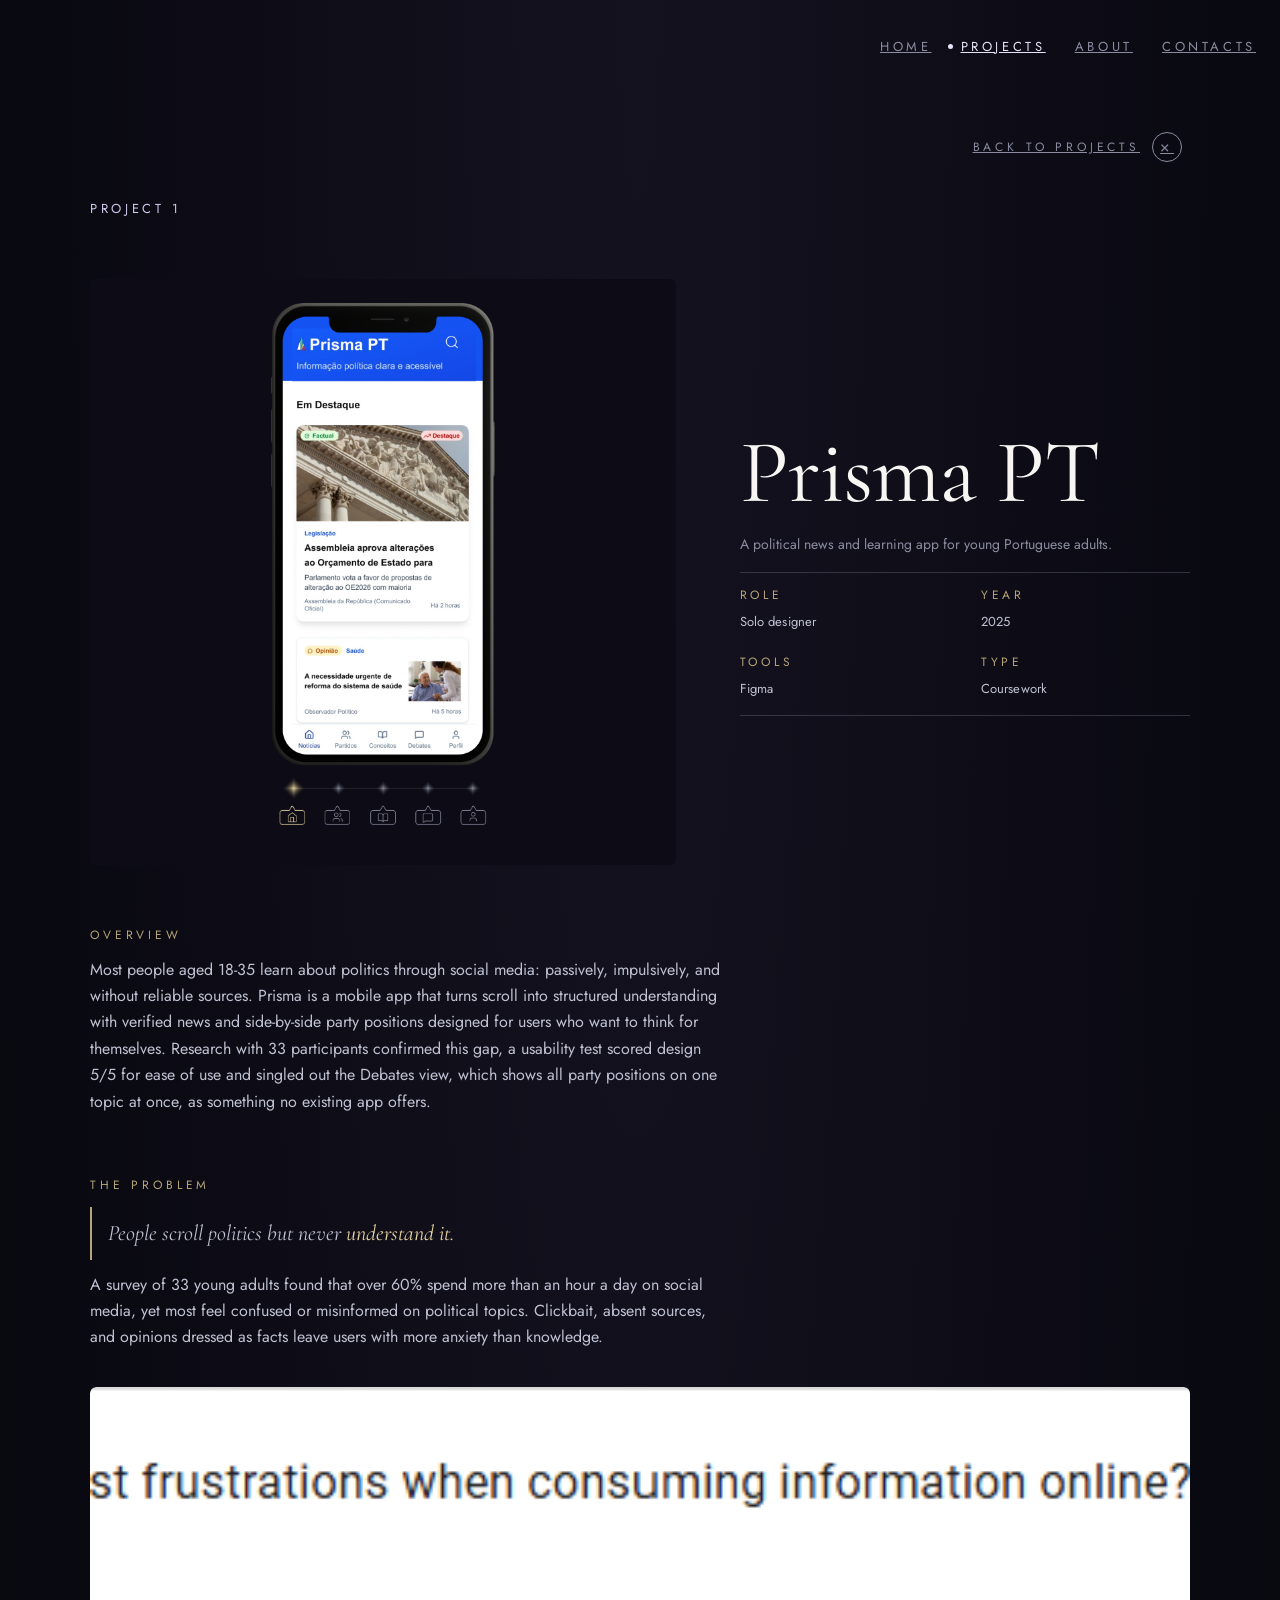
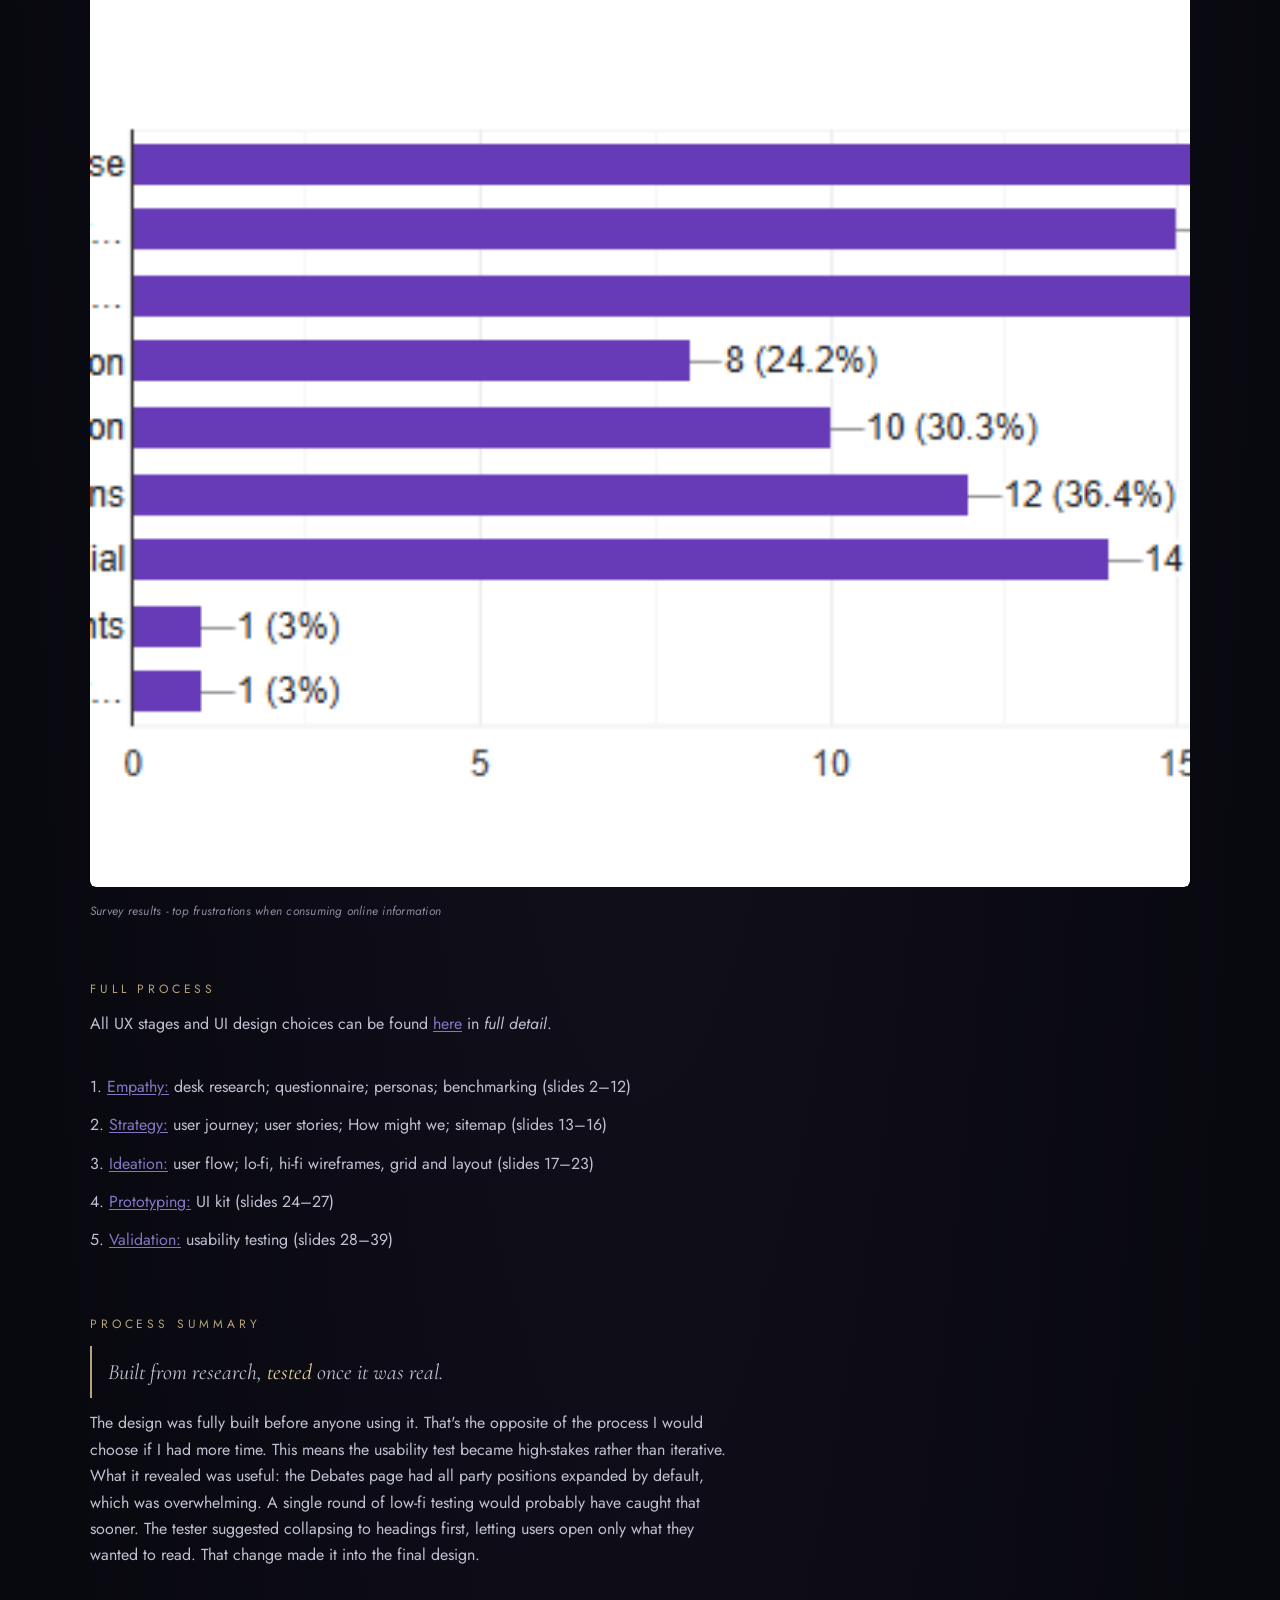
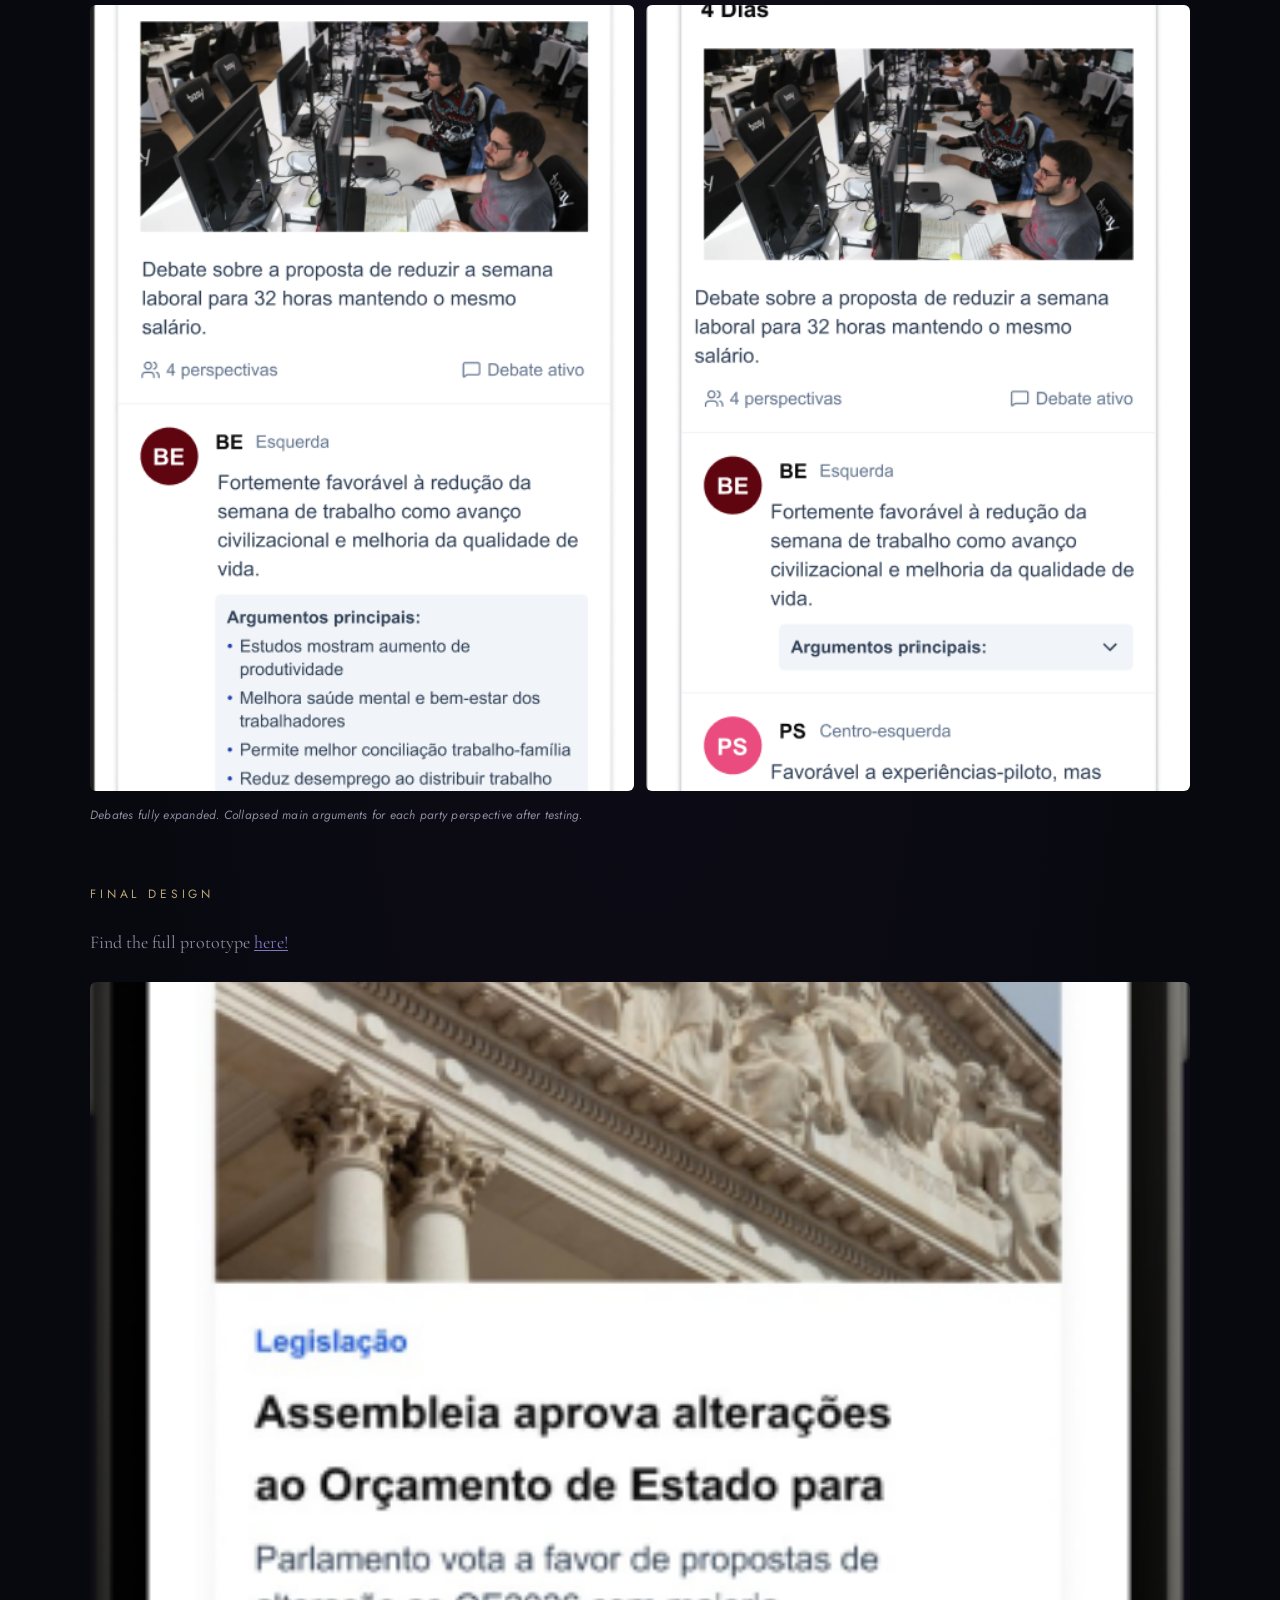
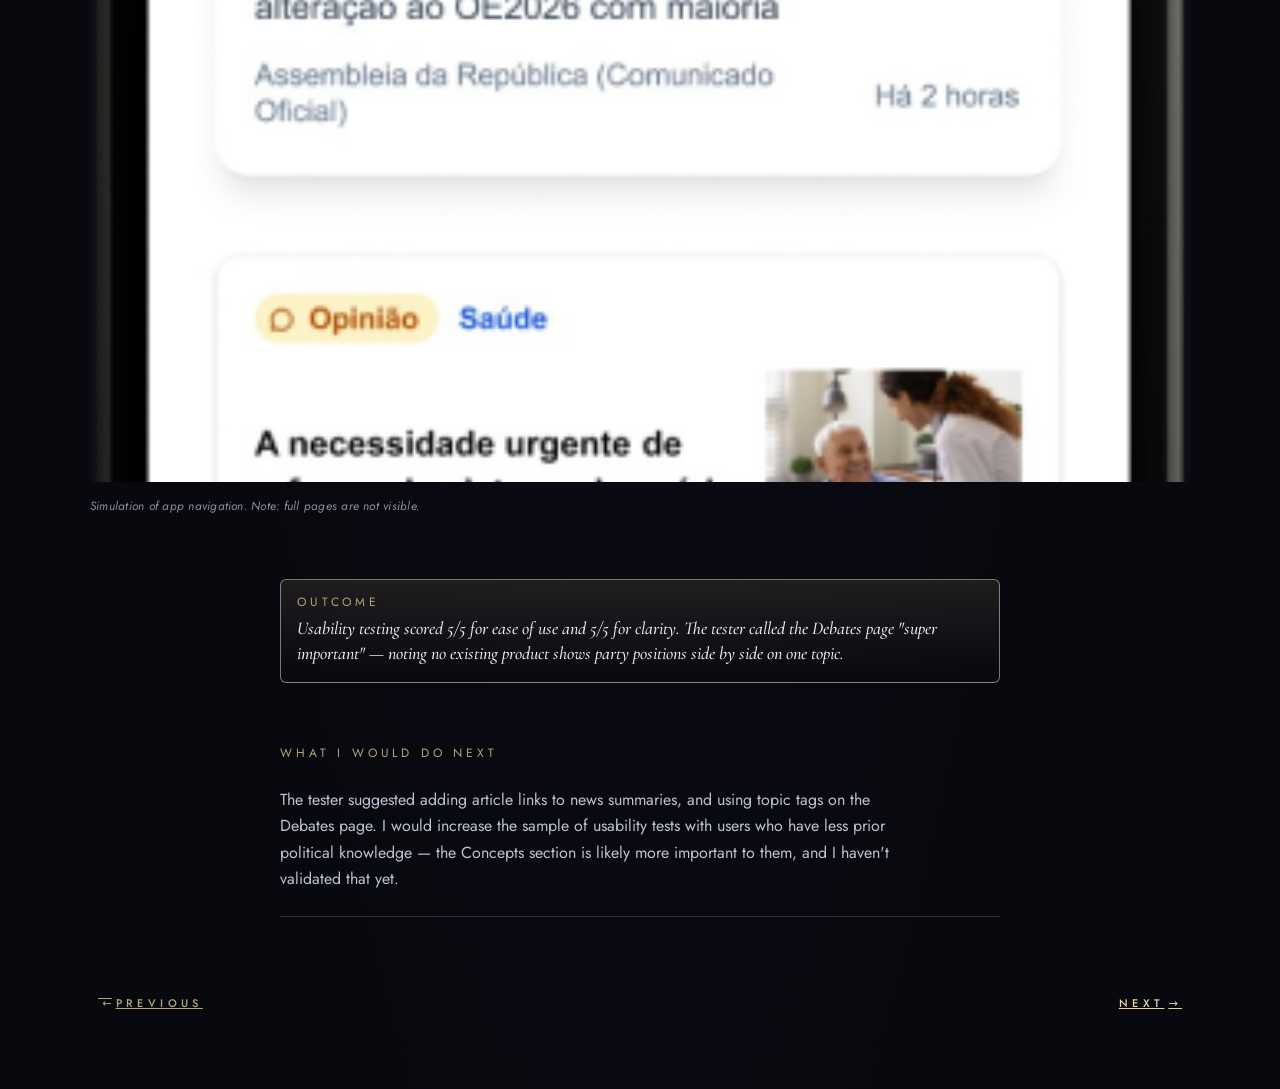
<file: web-prisma-pt.html>
<!DOCTYPE html>
<html lang="en">
    <head>
        <meta charset="UTF-8">
        <meta name="viewport" content="width=device-width, initial-scale=1.0">
        <title>Prisma PT — Marta's Portfolio</title>
        <link href="https://fonts.googleapis.com/css2?family=Cormorant+Garamond:ital,wght@0,300;0,400;1,300;1,400&family=Jost:wght@300;400;500&display=swap" rel="stylesheet">
        <link rel="stylesheet" href="./css/design-tokens.css">
        <link rel="stylesheet" href="./css/style.css">
        <link rel="stylesheet" href="./css/project-detail.css">
    </head>

    <body class="art-page project-page">
        <header class="site-header position-fixed w-100 dark" id="siteHeader">
            <nav class="nav-bar" aria-label="Main navigation">
                <button class="nav-toggle" id="navToggle" type="button" aria-expanded="false" aria-controls="navList" aria-label="Open menu">
                    <span class="nav-toggle-bar"></span>
                    <span class="nav-toggle-bar"></span>
                </button>
                <ul class="nav-list" id="navList">
                    <li><a class="nav-link label-lg" data-section="home" href="./index.html#home"><span class="nav-bullet" aria-hidden="true"></span>HOME</a></li>
                    <li><a class="nav-link label-lg active" data-section="projects" href="./index.html#cosmos"><span class="nav-bullet" aria-hidden="true"></span>PROJECTS</a></li>
                    <li><a class="nav-link label-lg" data-section="about" href="./index.html#about"><span class="nav-bullet" aria-hidden="true"></span>ABOUT</a></li>
                    <li><a class="nav-link label-lg" data-section="contacts" href="./index.html#contacts"><span class="nav-bullet" aria-hidden="true"></span>CONTACTS</a></li>
                </ul>
            </nav>
        </header>
        <button class="nav-scrim" id="navScrim" type="button" aria-label="Close menu" tabindex="-1"></button>

        <main class="project-main">
            <div class="project-content">

                <a href="./web-projects.html" class="project-back label-md">
                    <span>BACK TO PROJECTS</span>
                    <span class="project-back-icon" aria-hidden="true">&times;</span>
                </a>

                <div class="project-body">

                    <!-- ABOVE THE FOLD -->
                    <div class="project-hero reveal">
                        <p class="label-lg project-number">PROJECT 1</p>

                        <div class="project-hero-image project-hero-image--device">
                            <img src="./images/projects/prisma-hero.png" alt="Prisma PT mobile app — simulation of app navigation" loading="lazy">
                        </div>

                        <div class="project-title-block">
                            <h1 class="project-title">Prisma PT</h1>
                            <p class="text-rg project-subtitle">A political news and learning app for young Portuguese adults.</p>
                            <div class="project-divider"></div>

                            <div class="project-metadata">
                                <div>
                                    <span class="label-md project-meta-key">ROLE</span>
                                    <span class="text-sm project-meta-value">Solo designer</span>
                                </div>
                                <div>
                                    <span class="label-md project-meta-key">YEAR</span>
                                    <span class="text-sm project-meta-value">2025</span>
                                </div>
                                <div>
                                    <span class="label-md project-meta-key">TOOLS</span>
                                    <span class="text-sm project-meta-value">Figma</span>
                                </div>
                                <div>
                                    <span class="label-md project-meta-key">TYPE</span>
                                    <span class="text-sm project-meta-value">Coursework</span>
                                </div>
                            </div>
                            <div class="project-divider"></div>
                        </div>
                    </div>

                    <!-- OVERVIEW -->
                    <div class="project-section reveal">
                        <p class="label-md project-section-label">OVERVIEW</p>
                        <p class="text-md project-section-body">Most people aged 18-35 learn about politics through social media: passively, impulsively, and without reliable sources. Prisma is a mobile app that turns scroll into structured understanding with verified news and side-by-side party positions designed for users who want to think for themselves. Research with 33 participants confirmed this gap, a usability test scored design 5/5 for ease of use and singled out the Debates view, which shows all party positions on one topic at once, as something no existing app offers.</p>
                    </div>

                    <!-- THE PROBLEM -->
                    <div class="project-section reveal">
                        <p class="label-md project-section-label">THE PROBLEM</p>
                        <p class="project-pullquote">People scroll politics but never <em>understand it.</em></p>
                        <p class="text-md project-section-body">A survey of 33 young adults found that over 60% spend more than an hour a day on social media, yet most feel confused or misinformed on political topics. Clickbait, absent sources, and opinions dressed as facts leave users with more anxiety than knowledge.</p>
                        <div class="project-figure project-figure--spaced">
                            <div class="project-hero-image">
                                <img src="./images/projects/prisma-survey.png" alt="Survey results — top frustrations when consuming online information" loading="lazy">
                            </div>
                            <p class="caption project-figure-cap">Survey results - top frustrations when consuming online information</p>
                        </div>
                    </div>

                    <!-- FULL PROCESS -->
                    <div class="project-section reveal">
                        <p class="label-md project-section-label">FULL PROCESS</p>
                        <p class="text-md project-section-body">All UX stages and UI design choices can be found <a href="https://www.figma.com/slides/mcPhU30jbVceLXm5i6HRRL" target="_blank" rel="noopener" class="project-link">here</a> in <em>full detail</em>.</p>
                        <ul class="project-process-steps text-md project-figure--spaced">
                            <li>1. <a href="https://www.figma.com/deck/mcPhU30jbVceLXm5i6HRRL/Prisma-PT?node-id=1-83" target="_blank" rel="noopener">Empathy:</a> desk research; questionnaire; personas; benchmarking (slides 2–12)</li>
                            <li>2. <a href="https://www.figma.com/deck/mcPhU30jbVceLXm5i6HRRL/Prisma-PT?node-id=1-140" target="_blank" rel="noopener">Strategy:</a> user journey; user stories; How might we; sitemap (slides 13–16)</li>
                            <li>3. <a href="https://www.figma.com/deck/mcPhU30jbVceLXm5i6HRRL/Prisma-PT?node-id=1-160" target="_blank" rel="noopener">Ideation:</a> user flow; lo-fi, hi-fi wireframes, grid and layout (slides 17–23)</li>
                            <li>4. <a href="https://www.figma.com/deck/mcPhU30jbVceLXm5i6HRRL/Prisma-PT?node-id=1-195" target="_blank" rel="noopener">Prototyping:</a> UI kit (slides 24–27)</li>
                            <li>5. <a href="https://www.figma.com/deck/mcPhU30jbVceLXm5i6HRRL/Prisma-PT?node-id=1-215" target="_blank" rel="noopener">Validation:</a> usability testing (slides 28–39)</li>
                        </ul>
                    </div>

                    <!-- PROCESS SUMMARY -->
                    <div class="project-section reveal">
                        <p class="label-md project-section-label">PROCESS SUMMARY</p>
                        <p class="project-pullquote">Built from research, <em>tested</em> once it was real.</p>
                        <p class="text-md project-section-body">The design was fully built before anyone using it. That's the opposite of the process I would choose if I had more time. This means the usability test became high-stakes rather than iterative. What it revealed was useful: the Debates page had all party positions expanded by default, which was overwhelming. A single round of low-fi testing would probably have caught that sooner. The tester suggested collapsing to headings first, letting users open only what they wanted to read. That change made it into the final design.</p>
                        <div class="project-figure project-figure--spaced">
                            <div class="project-figure-pair">
                                <img src="./images/projects/prisma-debates-expanded.png" alt="Debates page, fully expanded" loading="lazy">
                                <img src="./images/projects/prisma-debates-collapsed.png" alt="Debates page, collapsed after testing" loading="lazy">
                            </div>
                            <p class="caption project-figure-cap">Debates fully expanded. Collapsed main arguments for each party perspective after testing.</p>
                        </div>
                    </div>

                    <!-- FINAL DESIGN -->
                    <div class="project-final-design reveal">
                        <p class="label-md project-section-label">FINAL DESIGN</p>
                        <p class="project-final-link">Find the full prototype <a href="https://www.figma.com/design/NIF64zrHJScTJfmIrRyeGj/Prisma-PT-final" target="_blank" rel="noopener">here!</a></p>
                        <div class="project-figure">
                            <div class="project-hero-image">
                                <img src="./images/projects/prisma-hero.png" alt="Simulation of Prisma PT app navigation" loading="lazy">
                            </div>
                            <p class="caption project-figure-cap">Simulation of app navigation. Note: full pages are not visible.</p>
                        </div>
                    </div>

                    <!-- OUTCOME -->
                    <div class="project-outcome reveal">
                        <p class="label-md project-outcome-label">OUTCOME</p>
                        <p class="project-outcome-body">Usability testing scored 5/5 for ease of use and 5/5 for clarity. The tester called the Debates page "super important" — noting no existing product shows party positions side by side on one topic.</p>
                    </div>

                    <!-- REFLECTION -->
                    <div class="project-reflection reveal">
                        <p class="label-md project-section-label">WHAT I WOULD DO NEXT</p>
                        <p class="text-md project-section-body">The tester suggested adding article links to news summaries, and using topic tags on the Debates page. I would increase the sample of usability tests with users who have less prior political knowledge — the Concepts section is likely more important to them, and I haven't validated that yet.</p>
                        <div class="project-divider"></div>
                    </div>

                    <!-- PAGINATION -->
                    <nav class="project-pagination reveal" aria-label="Other web projects">
                        <a href="./art-5-styles.html" class="project-pagination-link project-pagination-link--prev label-sm">
                            <span class="project-pagination-arrow" aria-hidden="true">&rarr;</span> PREVIOUS
                        </a>
                        <a href="./web-eucerin.html" class="project-pagination-link project-pagination-link--next label-sm">
                            NEXT <span class="project-pagination-arrow" aria-hidden="true">&rarr;</span>
                        </a>
                    </nav>

                </div>
            </div>
        </main>

        <script src="./js/nav-offset.js"></script>
        <script src="./js/project-detail.js"></script>
    </body>
</html>
</file>
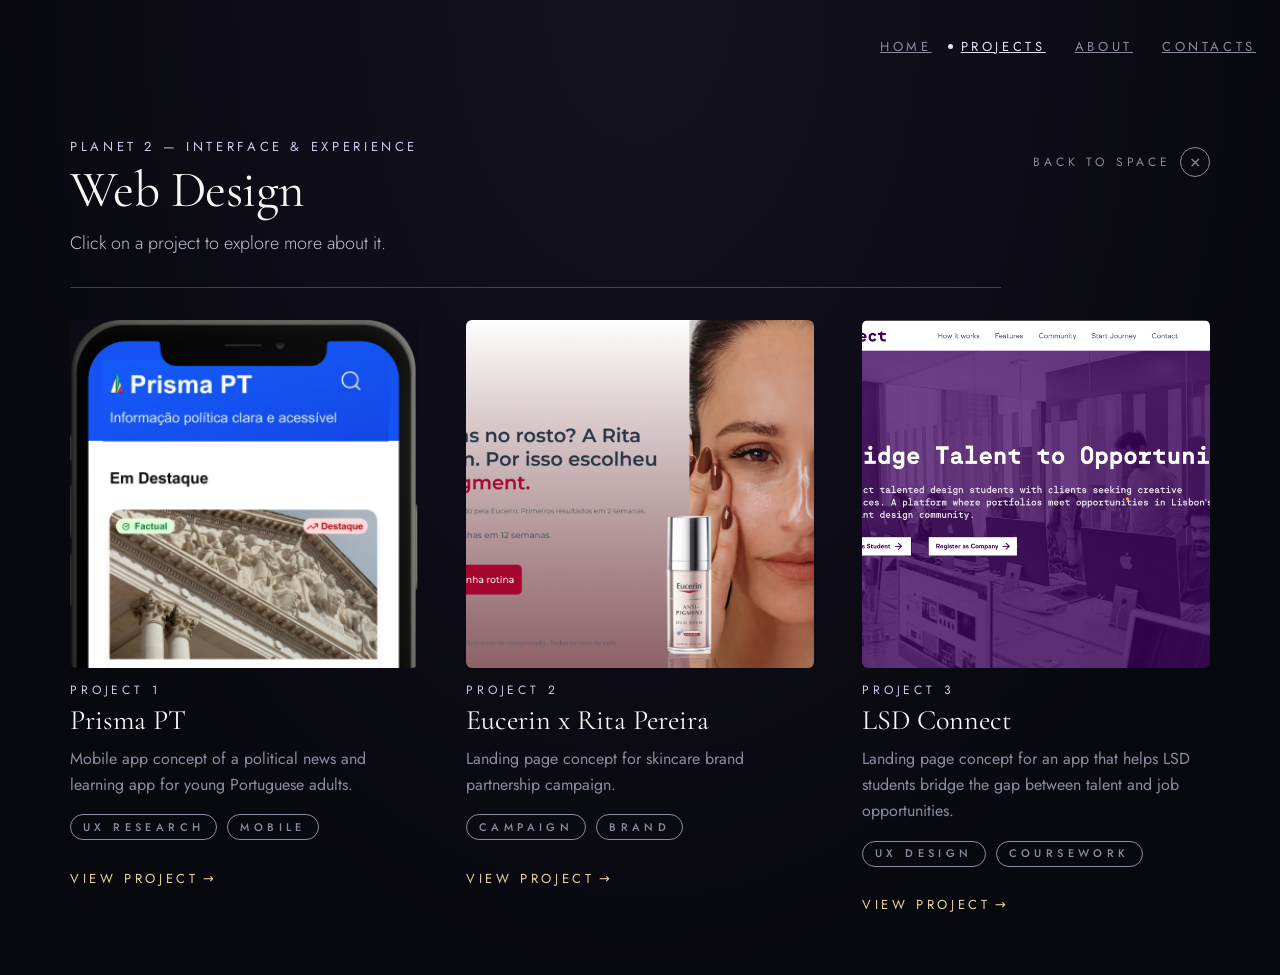
<file: web-projects.html>
<!DOCTYPE html>
<html lang="en">
    <head>
        <meta charset="UTF-8">
        <meta name="viewport" content="width=device-width, initial-scale=1.0">
        <title>Web Design — Marta's Portfolio</title>
        <link href="https://fonts.googleapis.com/css2?family=Cormorant+Garamond:ital,wght@0,300;0,400;1,300;1,400&family=Jost:wght@300;400;500&display=swap" rel="stylesheet">
        <link rel="stylesheet" href="./css/design-tokens.css">
        <link rel="stylesheet" href="./css/style.css">
    </head>

    <body class="art-page">
        <header class="site-header position-fixed w-100 dark" id="siteHeader">
            <nav class="nav-bar" aria-label="Main navigation">
                <button class="nav-toggle" id="navToggle" type="button" aria-expanded="false" aria-controls="navList" aria-label="Open menu">
                    <span class="nav-toggle-bar"></span>
                    <span class="nav-toggle-bar"></span>
                </button>
                <ul class="nav-list" id="navList">
                    <li><a class="nav-link label-lg" data-section="home" href="./index.html#home"><span class="nav-bullet" aria-hidden="true"></span>HOME</a></li>
                    <li><a class="nav-link label-lg active" data-section="projects" href="./index.html#cosmos"><span class="nav-bullet" aria-hidden="true"></span>PROJECTS</a></li>
                    <li><a class="nav-link label-lg" data-section="about" href="./index.html#about"><span class="nav-bullet" aria-hidden="true"></span>ABOUT</a></li>
                    <li><a class="nav-link label-lg" data-section="contacts" href="./index.html#contacts"><span class="nav-bullet" aria-hidden="true"></span>CONTACTS</a></li>
                </ul>
            </nav>
        </header>
        <button class="nav-scrim" id="navScrim" type="button" aria-label="Close menu" tabindex="-1"></button>

        <!-- WEB DESIGN PROJECT LIST -->
        <main class="art-section">
            <div class="art-section-inner d-flex flex-column align-items-center mx-auto">

                <div class="art-top d-flex flex-column align-items-end w-100">
                    <a href="./index.html#cosmos" class="back-link d-flex align-items-center text-decoration-none">
                        <span class="label-md">BACK TO SPACE</span>
                        <span class="back-icon d-flex align-items-center justify-content-center">&times;</span>
                    </a>
                    <div class="art-heading d-flex flex-column align-items-start w-100">
                        <p class="label-lg eyebrow">PLANET 2 &mdash; INTERFACE &amp; EXPERIENCE</p>
                        <h1 class="art-title">Web Design</h1>
                        <p class="text-lg art-intro">Click on a project to explore more about it.</p>
                        <div class="art-divider w-100"></div>
                    </div>
                </div>

                <div class="project-list d-flex flex-column align-items-start w-100">

                    <!-- PROJECT 1 -->
                    <a href="./web-prisma-pt.html" class="project-preview d-flex flex-column align-items-start w-100 text-decoration-none">
                        <div class="project-image w-100">
                            <img src="./images/projects/prisma-hero.png" alt="Prisma PT — political news app mockup" loading="lazy">
                        </div>
                        <div class="project-description d-flex flex-column align-items-start w-100">
                            <p class="label-md project-number">PROJECT 1</p>
                            <h4 class="project-title">Prisma PT</h4>
                            <p class="project-desc">Mobile app concept of a political news and learning app for young Portuguese adults.</p>
                        </div>
                        <div class="project-tags d-flex">
                            <span class="tag label-sm">UX RESEARCH</span>
                            <span class="tag label-sm">MOBILE</span>
                        </div>
                        <span class="view-project d-flex align-items-center label-lg">VIEW PROJECT <span aria-hidden="true">&rarr;</span></span>
                    </a>

                    <!-- PROJECT 2 -->
                    <a href="./web-eucerin.html" class="project-preview d-flex flex-column align-items-start w-100 text-decoration-none">
                        <div class="project-image w-100">
                            <img src="./images/projects/eucerin-hero-v2.png" alt="Eucerin x Rita Pereira — landing page hero" loading="lazy">
                        </div>
                        <div class="project-description d-flex flex-column align-items-start w-100">
                            <p class="label-md project-number">PROJECT 2</p>
                            <h4 class="project-title">Eucerin x Rita Pereira</h4>
                            <p class="project-desc">Landing page concept for skincare brand partnership campaign.</p>
                        </div>
                        <div class="project-tags d-flex">
                            <span class="tag label-sm">CAMPAIGN</span>
                            <span class="tag label-sm">BRAND</span>
                        </div>
                        <span class="view-project d-flex align-items-center label-lg">VIEW PROJECT <span aria-hidden="true">&rarr;</span></span>
                    </a>

                    <!-- PROJECT 3 -->
                    <a href="./web-lsd-connect.html" class="project-preview d-flex flex-column align-items-start w-100 text-decoration-none">
                        <div class="project-image w-100">
                            <img src="./images/projects/lsdconnect-hero.png" alt="LSD Connect — landing page mockup" loading="lazy">
                        </div>
                        <div class="project-description d-flex flex-column align-items-start w-100">
                            <p class="label-md project-number">PROJECT 3</p>
                            <h4 class="project-title">LSD Connect</h4>
                            <p class="project-desc">Landing page concept for an app that helps LSD students bridge the gap between talent and job opportunities.</p>
                        </div>
                        <div class="project-tags d-flex">
                            <span class="tag label-sm">UX DESIGN</span>
                            <span class="tag label-sm">COURSEWORK</span>
                        </div>
                        <span class="view-project d-flex align-items-center label-lg">VIEW PROJECT <span aria-hidden="true">&rarr;</span></span>
                    </a>

                </div>
            </div>
        </main>

        <script src="./js/nav-offset.js"></script>
    </body>
</html>
</file>
<file: css/design-tokens.css>
/* =============================================================================
   DESIGN SYSTEM — MARTA'S PORTFOLIO
   Single source of truth for every design decision in the project.
   Reference: Figma "Projeto final — Current", UI Kit pages:
     Colors:     node 345-785
     Typography: node 345-789
     Components: node 345-786

   Rule: nothing in style.css (or any page) should hardcode a color, a
   spacing value, a font-size, a z-index, or a breakpoint. If it's not in
   here, add it here first, then reference it. This is what keeps a value
   like "the hero overlay's travel distance" from silently drifting out of
   sync with "the scroll driver's height" — the kind of mismatch that caused
   the scroll animation bug in an earlier pass.

   Every color/type value below was read directly off the Figma color-card
   and typography-table components, not eyeballed from a screenshot.
============================================================================= */

:root {

    /* ---------------------------------------------------------------------
       COLOR — Paper & Ink (the home screen)
       --------------------------------------------------------------------- */
    --color-paper-white:          #F7F6F3;  /* --white  — home background, planet & section titles on dark */
    --color-paper-soft:           #EFEEE9;  /* --white2 — home background, planet & section titles on dark */
    --color-ink:                  #1A1A22;  /* --ink — home lettering */
    --color-ink-soft:             #5B5B66;  /* --ink-soft — sub-copy & scroll hint on paper */

    /* COLOR — Cosmos (deep space backgrounds) */
    --color-cosmos:               #08080F;  /* --cosmos — primary space background everywhere */
    --color-cosmos-2:             #0D0C16;  /* --cosmos2 — card fills */
    --color-cosmos-3:             #14121F;  /* --cosmos-3 — nebula tint */
    --color-about-night:          #0A0814;  /* bio section base, behind the galaxy */

    /* COLOR — Purple (accents) */
    --color-purple:               #60519B;  /* italic accent type */
    --color-purple-glow:          #8576C4;  /* glows, highlights */
    --color-purple-ink:           #4A3F6B;  /* guide narration tinted over paper */
    --color-deep-violet:          #2A2147;  /* galaxy sky base & bio radial bloom */

    /* COLOR — Lavender (body text on dark) */
    --color-lavender:             #BFC0D1;  /* primary body copy on cosmos */
    --color-lavender-dim:         #8B8CA0;  /* muted meta, captions, secondary copy */
    --color-lavender-light:       #E7E2F5;  /* lede paragraph over the galaxy / active nav on dark */
    --color-lavender-cue:         #CFC8EC;  /* scroll-cue label on purple sky */

    /* COLOR — Celestial Gold (stars, dividers, art world) */
    --color-gold:                 #E7D3A1;  /* stars, constellations, dividers, CTAs */
    --color-gold-bright:          #F4E7C4;  /* hover state, guide caption, selection text */
    --color-gold-dim:             #B6A578;  /* numerals, meta keys */

    /* COLOR — semantic aliases (so component CSS reads by role, not by palette name) */
    --color-surface-light:        var(--color-paper-soft);
    --color-surface-light-2:      var(--color-paper-white);
    --color-surface-dark:         var(--color-cosmos);
    --color-surface-dark-2:       var(--color-cosmos-2);
    --color-surface-dark-3:       var(--color-cosmos-3);
    --color-surface-about:        var(--color-about-night);

    --color-text-on-light:        var(--color-ink);
    --color-text-on-light-muted:  var(--color-ink-soft);

    --color-text-on-dark:         var(--color-lavender);
    --color-text-on-dark-light:   var(--color-lavender-light);
    --color-text-on-dark-muted:   var(--color-lavender-dim);
    --color-text-on-dark-faint:   var(--color-lavender-cue);

    --color-accent-gold:          var(--color-gold);
    --color-accent-gold-hover:    var(--color-gold-bright);
    --color-accent-gold-dim:      var(--color-gold-dim);
    --color-gold-bright-a50:      rgba(244, 231, 196, 0.5);   /* outcome card border */
    --color-gold-a10:             rgba(231, 211, 161, 0.10);  /* outcome card gradient fill */
    --color-accent-purple:        var(--color-purple);
    --color-accent-purple-glow:   var(--color-purple-glow);

    --color-disabled:             var(--color-text-on-light-muted);
    --color-focus-ring:           var(--color-accent-gold);


    /* ---------------------------------------------------------------------
       TYPOGRAPHY
       Sizes below are [mobile / desktop] from the Figma type table — both
       ends of each heading's clamp() are real values from the kit, not
       estimated. Letter-spacing is "em × 100" per the kit's own notation.
       --------------------------------------------------------------------- */
    --font-serif: "Cormorant Garamond", Georgia, serif;   /* headings, logo, pull-quotes, planet & project names */
    --font-sans:  "Jost", system-ui, sans-serif;          /* body text, all uppercase labels, every interactive element */

    /* Headings (Cormorant Garamond) */
    --text-h1: clamp(3.5rem, 7vw, 6rem);        /* 56px → 96px — page hero only, one per page */
    --text-h2: clamp(2.75rem, 6vw, 4.5rem);     /* 44px → 72px — major scene titles (About, "Choose a world") */
    --text-h3: clamp(2rem, 4.5vw, 3rem);        /* 32px → 48px — pull-quotes, sub-scene heading, italic by default */
    --text-h4: clamp(1.625rem, 2.2vw, 2rem);    /* 26px → 32px — planet names, bio sub-headings */
    --text-h5: clamp(1.375rem, 1.6vw, 1.5rem);  /* 22px → 24px — card titles, discipline rows, prev/next nav, footer */
    --text-h6: 1.125rem;                         /* 18px, static — nav brand wordmark, in-card micro-headings */

    /* Body text (Jost) */
    --text-lg: clamp(1.125rem, 1.4vw, 1.25rem); /* 18px → 20px — intro lede, world description */
    --text-md: 1rem;                             /* 16px — default body: bio, case-study story, world description */
    --text-rg: 0.875rem;                         /* 14px — card blurbs, secondary descriptions, in-card meta */
    --text-sm: 0.8125rem;                        /* 13px — helper text, scroll hints, form descriptions */
    --text-caption: 0.75rem;                     /* 12px — image credits, micro-copy. Never go smaller. */

    /* Labels (Jost, uppercase, wide tracking — nav, eyebrows, tags, meta keys, every interactive element) */
    --label-lg-size: 0.8125rem;   /* 13px — nav links, eyebrows above H2 */
    --label-md-size: 0.75rem;     /* 12px — tag pills, meta keys (Year/Medium) */
    --label-sm-size: 0.6875rem;   /* 11px — micro labels, planet "Enter", card index */
    --label-lg-tracking: 0.28em;  /* 28% */
    --label-md-tracking: 0.32em;  /* 32% */
    --label-sm-tracking: 0.40em;  /* 40% */


    /* ---------------------------------------------------------------------
       SPACING — 4px base scale
       --------------------------------------------------------------------- */
    --space-1: 0.25rem;  /* 4px */
    --space-2: 0.5rem;   /* 8px */
    --space-3: 0.75rem;  /* 12px */
    --space-4: 1rem;     /* 16px */
    --space-5: 1.5rem;   /* 24px */
    --space-6: 2rem;     /* 32px */
    --space-7: 3rem;     /* 48px */
    --space-8: 4rem;     /* 64px */


    /* ---------------------------------------------------------------------
       RADIUS / BORDER
       --------------------------------------------------------------------- */
    --radius-sm: 6px;     /* project preview images */
    --radius-pill: 40px;  /* tag chips */
    --radius-circle: 50%; /* back button, dot indicators */

    --border-hairline: 0.5px solid var(--color-text-on-dark-muted);
    --border-focus: 1px solid var(--color-accent-gold);


    /* ---------------------------------------------------------------------
       Z-INDEX SCALE
       Named layers instead of raw numbers, so two unrelated rules never
       fight for the same number by accident (the planets/header collision
       from an earlier pass happened because both used a bare "100").
       --------------------------------------------------------------------- */
    --z-base: 0;
    --z-content: 1;
    --z-decorative: 5;
    --z-planet: 10;
    --z-hero-overlay: 50;
    --z-nav: 100;
    --z-nav-overlay: 110; /* mobile nav panel + scrim, must clear --z-nav */


    /* ---------------------------------------------------------------------
       MOTION
       --------------------------------------------------------------------- */
    --ease-standard: cubic-bezier(0.4, 0, 0.2, 1);
    --duration-fast: 0.3s;
    --duration-standard: 0.4s;


    /* ---------------------------------------------------------------------
       LAYOUT
       --------------------------------------------------------------------- */
    --content-max-width: 343px; /* mobile-first content column, per Figma */
    --nav-h: 60px; /* JS overwrites this with the navbar's real measured height */
    --nav-collapse-bp: 640px; /* below this, the nav becomes a hamburger-triggered panel */


    /* ---------------------------------------------------------------------
       BREAKPOINTS (for reference in comments — CSS can't @media a variable,
       these document the values the media queries below actually use)
       --------------------------------------------------------------------- */
    --bp-mobile-max: 639.98px;  /* matches the Figma type table's "Mobile" column (≤640px) */
    --bp-desktop-min: 1024px;   /* matches the Figma type table's "Desktop" column (≥1024px) */
}
</file>
<file: css/style.css>
/* =============================================================================
   COMPONENT STYLES — MARTA'S PORTFOLIO
   Consumes tokens from design-tokens.css. No raw color/spacing/z-index
   values should appear below — if a new one is needed, add it to
   design-tokens.css first.
============================================================================= */

/* ===== RESET ===== */
*,
*::before,
*::after {
    margin: 0;
    padding: 0;
    box-sizing: border-box;
}

html, body {
    overflow-x: hidden;
}

body {
    font-family: var(--font-sans);
    background-image: radial-gradient(
        ellipse at 50% 80%,
        var(--color-surface-dark-3) 0%,
        var(--color-surface-dark-2) 45%,
        var(--color-surface-dark) 75%
    );
}

a {
    color: inherit;
}


/* =============================================================================
   UTILITIES
   A minimal, hand-picked set replacing the handful of Bootstrap utility
   classes the markup used to lean on. Bootstrap's JS/CSS is no longer
   loaded — the side nav and planet links are plain custom components, so
   pulling in the whole framework for ~10 utility classes wasn't worth the
   payload.
============================================================================= */
.d-flex       { display: flex; }
.d-block      { display: block; }
.flex-column  { flex-direction: column; }
.align-items-center { align-items: center; }
.align-items-start  { align-items: flex-start; }
.align-items-end    { align-items: flex-end; }
.justify-content-center{ justify-content: center; }
.text-center  { text-align: center; }
.text-decoration-none { text-decoration: none; }
.w-100        { width: 100%; }
.mx-auto      { margin-left: auto; margin-right: auto; }
.px-3         { padding-left: var(--space-4); padding-right: var(--space-4); }
.gap-2        { gap: var(--space-2); }
.gap-4        { gap: var(--space-5); }

.position-fixed   { position: fixed; }
.position-absolute{ position: absolute; }
.position-relative{ position: relative; }


/* =============================================================================
   TYPOGRAPHY
============================================================================= */
h1 {
    font-family: var(--font-serif);
    font-weight: 400;
    font-size: var(--text-h1);
    line-height: 1;
    letter-spacing: -0.01em;
}

h2 {
    font-family: var(--font-serif);
    font-weight: 300;
    font-size: var(--text-h2);
    line-height: 1.05;
    letter-spacing: -0.005em;
}

h3 {
    font-family: var(--font-serif);
    font-weight: 300;
    font-size: var(--text-h3);
    line-height: 1.15;
}

h4 {
    font-family: var(--font-serif);
    font-weight: 400;
    font-size: var(--text-h4);
    line-height: 1.2;
}

h5 {
    font-family: var(--font-serif);
    font-weight: 400;
    font-size: var(--text-h5);
    line-height: 1.25;
}

h6 {
    font-family: var(--font-serif);
    font-weight: 500;
    font-size: var(--text-h6);
    line-height: 1.4;
    letter-spacing: 0.08em;
}

/* Body text (Jost) */
.text-lg {
    font-family: var(--font-sans);
    font-weight: 300;
    font-size: var(--text-lg);
    line-height: 1.7;
}

p, .text-md {
    font-family: var(--font-sans);
    font-weight: 400;
    font-size: var(--text-md);
    line-height: 1.65;
}

.text-rg {
    font-family: var(--font-sans);
    font-weight: 400;
    font-size: var(--text-rg);
    line-height: 1.6;
}

.text-sm {
    font-family: var(--font-sans);
    font-weight: 400;
    font-size: var(--text-sm);
    line-height: 1.5;
    letter-spacing: 0.01em;
}

.caption {
    font-family: var(--font-sans);
    font-weight: 400;
    font-size: var(--text-caption);
    line-height: 1.4;
    letter-spacing: 0.02em;
}

/* Labels (Jost, uppercase, wide tracking) */
.label-lg {
    font-family: var(--font-sans);
    font-weight: 400;
    font-size: var(--label-lg-size);
    line-height: 1;
    letter-spacing: var(--label-lg-tracking);
    text-transform: uppercase;
}

.label-md {
    font-family: var(--font-sans);
    font-weight: 400;
    font-size: var(--label-md-size);
    line-height: 1;
    letter-spacing: var(--label-md-tracking);
    text-transform: uppercase;
}

.label-sm {
    font-family: var(--font-sans);
    font-weight: 500;
    font-size: var(--label-sm-size);
    line-height: 1;
    letter-spacing: var(--label-sm-tracking);
    text-transform: uppercase;
}


/* =============================================================================
   NAVIGATION
   Fixed header, shared by every page. ".dark" is a discrete state class
   toggled once per scroll direction by script.js — it is NOT something
   that should ever be applied mid-transition (see scroll engine note below).
============================================================================= */
/* =============================================================================
   MAIN NAVIGATION
   ---------------------------------------------------------------------------
   Desktop (≥ --nav-collapse-bp): a plain horizontal list, top-right — this
   matches the Figma "Menu" component's Desktop variant exactly (gap, order,
   no chrome around it).

   Mobile (< --nav-collapse-bp): the same list collapses behind a hamburger
   button into a slide-in panel with a backdrop scrim. The Figma file's own
   "mobile" frames just show this list permanently open and vertical, which
   eats real space on an actual phone — the collapse here is a deliberate
   usability improvement layered on top of the design, not something taken
   from the Figma file.

   ".dark" is a discrete state class toggled once per scroll direction by
   script.js — it is NOT something that should ever be applied
   mid-transition (see SCROLL ENGINE below for why that matters).
============================================================================= */
.site-header {
    top: 0;
    left: 0;
    z-index: var(--z-nav);
    padding: var(--space-5);
}

.nav-bar {
    display: flex;
    align-items: center;
    justify-content: flex-end;
}

.nav-list {
    display: flex;
    align-items: center;
    gap: var(--space-5);
    list-style: none;
}

.nav-link {
    display: flex;
    align-items: center;
    gap: var(--space-2);
    min-height: 44px;
    color: var(--color-text-on-light-muted);
    transition: color var(--duration-standard) var(--ease-standard);
}

.nav-bullet {
    width: 5px;
    height: 5px;
    border-radius: var(--radius-circle);
    background: currentColor;
    opacity: 0;
    transition: opacity var(--duration-standard) var(--ease-standard);
}

.nav-link.active {
    color: var(--color-text-on-light);
}

.nav-link.active .nav-bullet {
    opacity: 1;
}

/* Dark (cosmos) state */
header.dark .nav-link {
    color: var(--color-text-on-dark-muted);
}

header.dark .nav-link.active {
    color: var(--color-text-on-dark-light);
}

/* Hamburger toggle — hidden above --nav-collapse-bp, see responsive section. */
.nav-toggle {
    display: none;
    width: 44px;
    height: 44px;
    align-items: center;
    justify-content: center;
    gap: 5px;
    flex-direction: column;
    background: transparent;
    border: none;
    cursor: pointer;
    z-index: var(--z-nav-overlay);
}

.nav-toggle-bar {
    display: block;
    width: 22px;
    height: 1px;
    background: var(--color-text-on-light);
    transition: background-color var(--duration-standard) var(--ease-standard),
                transform var(--duration-standard) var(--ease-standard);
}

header.dark .nav-toggle-bar {
    background: var(--color-text-on-dark);
}

/* Open state: bars become an X. Pure CSS, driven by aria-expanded so the
   visual state can never drift from the state screen readers announce. */
.nav-toggle[aria-expanded="true"] .nav-toggle-bar:first-child {
    transform: translateY(3px) rotate(45deg);
}

.nav-toggle[aria-expanded="true"] .nav-toggle-bar:last-child {
    transform: translateY(-3px) rotate(-45deg);
}

.nav-toggle:focus-visible {
    outline: var(--border-focus);
    outline-offset: 2px;
}

/* Backdrop scrim behind the mobile panel — hidden entirely above the
   collapse breakpoint, and hidden (not just transparent) until opened so
   it can't catch stray clicks/taps. */
.nav-scrim {
    display: none;
}


/* =============================================================================
   SCROLL ENGINE (home page only)
   ---------------------------------------------------------------------------
   ARCHITECTURE NOTE — read this before touching any height value here.

   Three pieces have to agree on exactly one distance, or the peel
   animation desyncs from the scrollbar (the bug from earlier passes):

     1. .scroll-driver's height  -> how much scrollable space exists
     2. .hero-overlay's height   -> how tall the sliding panel actually is
     3. the GSAP tween's travel  -> how far that panel gets translated

   Previously, (1) was a hardcoded "200vh" in CSS, (2) was a hardcoded
   "calc(100vh + 30vw)" in CSS, and (3) was computed in JS from (2) alone.
   Those two CSS values had no relationship to each other — on any viewport
   where 30vw didn't equal 100vh (i.e. almost all of them), the panel
   finished sliding before or after the scrollable space ran out, and the
   cosmos section underneath would flash, jump, or show through early.

   Fix: (2) is still set in CSS (it's a real visual height — the panel
   needs *some* height to render). But (1) and (3) are now BOTH derived in
   JS from that same single measurement of (2), every time, including after
   resize and after webfonts finish loading. There is now exactly one
   source of truth for the travel distance.
   See js/script.js -> calcScrollGeometry().
============================================================================= */
.scroll-driver {
    /* Height is set inline by JS (calcScrollGeometry) to match the hero
       overlay's real measured height. This value is a fallback only, for
       the brief instant before JS runs, or if JS fails to load. */
    height: 100vh;
    z-index: var(--z-content);
}

.hero-overlay {
    top: 0;
    left: 0;
    width: 100%;
    height: calc(100vh + 30vw);
    z-index: var(--z-hero-overlay);
    will-change: transform;
}

.hero-solid {
    top: 0;
    left: 0;
    width: 100%;
    height: 100vh;
    background: var(--color-surface-light);
    z-index: var(--z-base);
}

.hero-content {
    top: 0;
    bottom: 0;
    width: 100%;
    height: 100vh;
    z-index: var(--z-content);
}

.drip-edge {
    top: calc(100vh - 2px);
    left: 0;
    width: 100%;
    height: 30vw;
    min-height: 120px;
    max-height: 280px;
    z-index: var(--z-base);
}

.hero-title {
    color: var(--color-text-on-light);
}

.hero-title em {
    font-style: italic;
    color: var(--color-accent-purple);
}

.hero-tagline {
    color: var(--color-text-on-light-muted);
    max-width: 22ch;
}

.hero-star {
    width: 40px;
    height: 40px;
    top: 18%;
    left: 50%;
    transform: translateX(calc(-50% - 90px));
    z-index: var(--z-content);
}

.hero-star svg {
    width: 100%;
    height: 100%;
}

.banner {
    width: 100%;
    max-width: 338px;
}

.banner-line {
    flex: 1;
    height: 0.5px;
    background-color: var(--color-accent-gold-dim);
}

.banner-diamond {
    flex-shrink: 0;
    width: 20px;
    height: 20px;
}

.scroll-indicator {
    bottom: calc(30vw + var(--space-7));
    color: var(--color-text-on-light);
    z-index: var(--z-content);
    /* Reset native <button> chrome — visually this is still just the
       label + line from the design, now wrapped in a real button so it's
       actually clickable/keyboard-operable instead of a decorative div. */
    background: none;
    border: none;
    padding: var(--space-2);
    min-height: 44px;
    cursor: pointer;
    font: inherit;
    transition: opacity var(--duration-fast) ease;
}

.scroll-indicator:hover,
.scroll-indicator:focus-visible {
    opacity: 0.7;
}

.scroll-indicator:focus-visible {
    outline: var(--border-focus);
    outline-offset: 4px;
}

.scroll-line {
    width: 1px;
    height: 30px;
    background: var(--color-text-on-light);
    animation: scrollBounce 2s ease-in-out infinite;
}

@keyframes scrollBounce {
    0%, 100% { transform: scaleY(1); opacity: 1; }
    50%      { transform: scaleY(0.4); opacity: 0.4; }
}

@media (prefers-reduced-motion: reduce) {
    .scroll-line {
        animation: none;
    }
}


/* =============================================================================
   COSMOS SECTION
============================================================================= */
.cosmos-section {
    width: 100%;
    min-height: 100vh;
}

.stars-layer {
    top: 0;
    left: 0;
    width: 100%;
    height: 100%;
    z-index: var(--z-base);
    pointer-events: none;
}

.star-particle {
    /* --duration, --delay and --max-opacity are NOT design tokens — they're
       per-instance values set inline by createStars() in script.js so every
       star twinkles at a slightly different rate. Intentionally absent
       from design-tokens.css. */
    position: absolute;
    width: 2px;
    height: 2px;
    background: var(--color-surface-light-2);
    border-radius: var(--radius-circle);
    opacity: 0;
    animation: twinkle var(--duration) ease-in-out var(--delay) infinite;
}

@keyframes twinkle {
    0%, 100% { opacity: 0.1; }
    50%      { opacity: var(--max-opacity); }
}

@media (prefers-reduced-motion: reduce) {
    .star-particle {
        animation: none;
        opacity: var(--max-opacity);
    }
}

.cosmos-content {
    width: 100%;
    max-width: 600px;
    margin: 0 auto;
    padding: calc(var(--nav-h) + var(--space-7)) var(--space-4) var(--space-7);
    z-index: var(--z-decorative);
}

.cosmos-title {
    color: var(--color-surface-light-2);
    will-change: transform, opacity;
    margin-bottom: var(--space-8);
}

.cosmos-title em {
    font-style: italic;
    color: var(--color-text-on-dark);
}


/* =============================================================================
   PLANETS
   ---------------------------------------------------------------------------
   Per Figma, the two planets sit on a diagonal (art planet upper-left, web
   design planet lower-right on mobile), not in a centered horizontal row.
   The spheres themselves are CSS radial-gradients tuned to match the
   Figma renders (no bitmap assets — see screenshots captured during the
   Figma review), so there's nothing to re-export if the palette shifts.
============================================================================= */
.planets-row {
    z-index: var(--z-decorative);
    display: grid;
    grid-template-columns: 1fr;
    row-gap: var(--space-8);
}

.planet-card {
    will-change: transform, opacity;
    gap: var(--space-4);
    padding: var(--space-2);
    border-radius: var(--radius-sm);
    transition: transform var(--duration-standard) var(--ease-standard);
}

.planet-card--art {
    justify-self: start;
}

.planet-card--wd {
    justify-self: end;
}

@media (hover: hover) {
    .planet-card:hover {
        transform: translateY(-4px);
    }
}

.planet-card:focus-visible {
    outline: var(--border-focus);
    outline-offset: 6px;
    border-radius: var(--radius-circle);
}

.planet-sphere {
    display: block;
    width: 171px;
    height: 171px;
    border-radius: var(--radius-circle);
    z-index: var(--z-planet); /* stays below --z-nav so the header never gets covered mid-scroll */
}

/* "Digital Drawing" — deep purple sphere, highlight upper-left */
.planet-sphere--art {
    background: radial-gradient(
        circle at 32% 30%,
        #b3a4e6 0%,
        #8f7cc9 18%,
        #5d4f9e 42%,
        #382f5e 68%,
        #241f42 100%
    );
}

/* "Web Design" — cool lavender-grey sphere, highlight upper-left */
.planet-sphere--wd {
    background: radial-gradient(
        circle at 32% 30%,
        #e2dfe8 0%,
        #c3c0cf 20%,
        #8d8b9c 46%,
        #545263 72%,
        #34323f 100%
    );
}

.planet-name {
    color: var(--color-surface-light-2);
    margin-top: var(--space-2);
}

.planet-sub {
    color: var(--color-surface-light-2);
    max-width: 14ch;
}

.planet-enter {
    min-height: 44px;
    color: var(--color-accent-gold);
    gap: var(--space-1);
    transition: color var(--duration-fast) ease;
}

@media (hover: hover) {
    .planet-card:hover .planet-enter {
        color: var(--color-accent-gold-hover);
    }
}

.planet-card.disabled {
    color: var(--color-disabled);
    opacity: 0.4;
    pointer-events: none;
}


/* =============================================================================
   ABOUT
   ---------------------------------------------------------------------------
   The Figma file only defines this section's title — no bio, photo, or
   body layout exists yet (its exploratory artwork is decorative side-profile
   illustration, not a finished section). Everything below is a real, styled
   dummy scaffold: swap the placeholder copy/portrait for the real thing
   without touching this CSS.
============================================================================= */
.about-section {
    width: 100%;
    min-height: 80vh;
    padding: var(--space-8) var(--space-4);
    background: var(--color-surface-about);
    display: flex;
    align-items: center;
    justify-content: center;
}

.about-inner {
    width: 100%;
    max-width: 900px;
}

.about-section .eyebrow {
    color: var(--color-text-on-dark-faint);
    margin-bottom: var(--space-3);
}

.about-title {
    color: var(--color-surface-light-2);
    margin-bottom: var(--space-7);
}

.about-title em {
    font-style: italic;
    color: var(--color-text-on-dark);
}

.about-body {
    display: flex;
    flex-direction: column;
    gap: var(--space-6);
}

.about-portrait {
    width: 100%;
    aspect-ratio: 4 / 5;
    max-width: 280px;
    margin: 0 auto;
    display: flex;
    align-items: center;
    justify-content: center;
    text-align: center;
    border-radius: var(--radius-sm);
    border: 1px dashed var(--color-text-on-dark-muted);
    background: var(--color-surface-dark-3);
    color: var(--color-text-on-dark-muted);
}

.about-bio {
    display: flex;
    flex-direction: column;
    gap: var(--space-5);
}

.about-bio-placeholder {
    color: var(--color-text-on-dark);
}

.about-facts {
    list-style: none;
    display: flex;
    flex-direction: column;
    gap: var(--space-3);
}

.about-fact {
    display: flex;
    flex-direction: column;
    gap: var(--space-1);
    padding-bottom: var(--space-3);
    border-bottom: var(--border-hairline);
    opacity: 0.7;
}

.about-fact-key {
    color: var(--color-text-on-dark-faint);
}

.about-fact-value {
    color: var(--color-text-on-dark-muted);
    font-style: italic;
}


/* =============================================================================
   CONTACTS
   ---------------------------------------------------------------------------
   No corresponding section exists in the Figma file at all. Styled with the
   same tokens as ABOUT/PROJECT LIST so it reads as part of the same system
   the moment real links replace the placeholders.
============================================================================= */
.contacts-section {
    width: 100%;
    min-height: 60vh;
    padding: var(--space-8) var(--space-4);
    background: var(--color-surface-dark);
    display: flex;
    align-items: center;
    justify-content: center;
}

.contacts-inner {
    width: 100%;
    max-width: 600px;
}

.contacts-section .eyebrow {
    color: var(--color-text-on-dark-faint);
    margin-bottom: var(--space-3);
}

.contacts-title {
    color: var(--color-surface-light-2);
    margin-bottom: var(--space-4);
}

.contacts-title em {
    font-style: italic;
    color: var(--color-text-on-dark);
}

.contacts-intro {
    color: var(--color-text-on-dark);
    margin-bottom: var(--space-7);
    max-width: 40ch;
}

.contacts-list {
    list-style: none;
    display: flex;
    flex-direction: column;
    gap: var(--space-4);
}

.contacts-link {
    display: flex;
    flex-wrap: wrap;
    align-items: baseline;
    gap: var(--space-3);
    min-height: 44px;
    color: var(--color-text-on-dark);
    transition: color var(--duration-fast) ease;
}

.contacts-link:hover,
.contacts-link:focus-visible {
    color: var(--color-accent-gold-hover);
}

.contacts-link:focus-visible {
    outline: var(--border-focus);
    outline-offset: 4px;
}

.contacts-link-key {
    color: var(--color-text-on-dark-faint);
    min-width: 7ch;
}


/* =============================================================================
   PROJECT LIST PAGES (art-projects.html / web-projects.html)
============================================================================= */
body.art-page {
    background-image: radial-gradient(
        ellipse at 50% 0%,
        var(--color-surface-dark-3) 0%,
        var(--color-surface-dark-2) 45%,
        var(--color-surface-dark) 75%
    );
}

.art-section {
    padding-top: calc(var(--nav-h) + var(--space-6));
    padding-bottom: var(--space-7);
    padding-left: var(--space-4);
    padding-right: var(--space-4);
    min-height: 100vh;
}

.art-section-inner {
    width: 100%;
    max-width: var(--content-max-width);
}

.back-link {
    gap: 9px;
    min-height: 44px;
    color: var(--color-text-on-dark-muted);
    margin-bottom: var(--space-6);
    transition: color var(--duration-fast) ease;
}

.back-link:hover,
.back-link:focus-visible {
    color: var(--color-text-on-dark);
}

.back-icon {
    width: 30px;
    height: 30px;
    border: 1px solid var(--color-text-on-dark-muted);
    border-radius: var(--radius-circle);
    color: var(--color-text-on-dark-muted);
    font-size: 1.1rem;
    line-height: 1;
    transition: border-color var(--duration-fast) ease, color var(--duration-fast) ease;
}

.back-link:hover .back-icon,
.back-link:focus-visible .back-icon {
    border-color: var(--color-text-on-dark);
    color: var(--color-text-on-dark);
}

.art-heading {
    gap: var(--space-4);
    margin-bottom: var(--space-7);
}

.eyebrow {
    color: var(--color-text-on-dark-faint);
}

.art-title {
    color: var(--color-surface-light-2);
}

.art-intro {
    color: var(--color-text-on-dark);
}

.art-divider {
    height: 1px;
    background-color: var(--color-text-on-dark-muted);
    opacity: 0.4;
    margin-top: var(--space-4);
}

.project-list {
    gap: var(--space-8);
}

.project-preview {
    gap: var(--space-4);
    color: inherit;
}

.project-description {
    gap: var(--space-2);
}

.art-top {
    gap: var(--space-2);
}

.project-image {
    overflow: hidden;
    aspect-ratio: 1 / 1;
    border-radius: var(--radius-sm);
    background: var(--color-surface-dark-2);
}

.project-image img {
    width: 100%;
    height: 100%;
    object-fit: cover;
    object-position: top center;
    display: block;
    transition: transform var(--duration-standard) var(--ease-standard);
}

@media (hover: hover) {
    .project-preview:hover .project-image img {
        transform: scale(1.03);
    }
}

.project-number {
    color: var(--color-text-on-dark-faint);
}

.project-title {
    color: var(--color-surface-light-2);
}

.project-desc {
    color: var(--color-text-on-dark-muted);
}

.project-tags {
    gap: 10px;
    flex-wrap: wrap;
}

.tag {
    border: var(--border-hairline);
    border-radius: var(--radius-pill);
    padding: 0.4rem 0.75rem;
    color: var(--color-text-on-dark-muted);
}

.view-project {
    gap: 4px;
    min-height: 44px;
    color: var(--color-accent-gold);
    transition: color var(--duration-fast) ease;
}

.project-preview:hover .view-project,
.project-preview:focus-visible .view-project {
    color: var(--color-accent-gold-hover);
}

.project-preview:focus-visible {
    outline: var(--border-focus);
    outline-offset: 4px;
    border-radius: var(--radius-sm);
}


/* =============================================================================
   RESPONSIVE
   ---------------------------------------------------------------------------
   Mobile-first base styles above already match the 375px Figma frames.
   These queries scale UP from there — tablet/desktop get more breathing
   room and a horizontal planet layout; nothing here is a mobile patch.
============================================================================= */

/* Mobile nav (base / mobile-first): collapsed behind a hamburger.
   See the "MAIN NAVIGATION" comment above for why this collapse exists
   even though the Figma file itself never shows the menu closed. */
.nav-toggle {
    display: flex;
}

.nav-list {
    position: fixed;
    top: 0;
    right: 0;
    height: 100vh;
    width: min(78vw, 300px);
    padding: calc(var(--space-7) + 44px) var(--space-5) var(--space-5);
    background: var(--color-surface-dark);
    flex-direction: column;
    align-items: flex-start;
    gap: var(--space-4);
    transform: translateX(100%);
    transition: transform var(--duration-standard) var(--ease-standard);
    overflow-y: auto;
    z-index: var(--z-nav-overlay);
}

.nav-list .nav-link {
    width: 100%;
    color: var(--color-text-on-dark-muted);
}

.nav-list .nav-link.active {
    color: var(--color-text-on-dark-light);
}

body.nav-open .nav-list {
    transform: translateX(0);
}

/* Scrim: full-viewport backdrop behind the open panel. A <button> (not a
   plain div) so it's keyboard/AT reachable and dismissible like any other
   overlay control, without needing a separate click handler vs keypress handler. */
body.nav-open .nav-scrim {
    display: block;
    position: fixed;
    inset: 0;
    background: rgba(8, 8, 15, 0.6);
    border: none;
    cursor: default;
    z-index: calc(var(--z-nav-overlay) - 1);
}

body.nav-open {
    overflow: hidden;
}

@media (prefers-reduced-motion: reduce) {
    .nav-list {
        transition: none;
    }
}

/* Desktop nav: list becomes the plain horizontal row from the Figma
   "Menu, Property 1=Desktop" component; hamburger/panel/scrim all retire. */
@media (min-width: 640px) {
    .nav-toggle {
        display: none;
    }

    .nav-scrim {
        display: none !important;
    }

    .nav-list {
        position: static;
        height: auto;
        width: auto;
        padding: 0;
        background: transparent;
        flex-direction: row;
        align-items: center;
        transform: none;
        overflow: visible;
    }

    .nav-list .nav-link {
        width: auto;
        color: var(--color-text-on-light-muted);
    }

    .nav-list .nav-link.active {
        color: var(--color-text-on-light);
    }

    header.dark .nav-list .nav-link {
        color: var(--color-text-on-dark-muted);
    }

    header.dark .nav-list .nav-link.active {
        color: var(--color-text-on-dark-light);
    }

    body.nav-open {
        overflow: visible;
    }
}

/* Very small phones — Figma's frames assume ~375px; anything narrower
   nudges the decorative star in from the hero's edge so it never crowds
   the title. */
@media (max-width: 374.98px) {
    .hero-star {
        transform: translateX(calc(-50% - 60px));
    }
}

/* Tablet and up — open up the planets into a wider diagonal and give the
   cosmos title more breathing room. */
@media (min-width: 600px) {
    .planets-row {
        grid-template-columns: 1fr 1fr;
        column-gap: var(--space-6);
    }

    .planet-card--art {
        grid-column: 1;
    }

    .planet-card--wd {
        grid-column: 2;
        margin-top: var(--space-8);
    }
}

@media (min-width: 768px) {
    .planet-sphere {
        width: 220px;
        height: 220px;
    }

    .cosmos-content {
        max-width: 900px;
    }

    .about-body {
        flex-direction: row;
        align-items: flex-start;
        gap: var(--space-8);
    }

    .about-portrait {
        flex-shrink: 0;
        width: 280px;
        margin: 0;
    }

    .about-bio {
        flex: 1;
    }
}


/* =============================================================================
   LISTING PAGES — responsive scaling
   Base is mobile-first at 343px (Figma mobile). From 640px up the content
   column widens and the project list shifts to a multi-column grid so the
   listing pages feel as designed on any screen — not a phone column centered
   in a large viewport.
============================================================================= */
@media (min-width: 640px) {
    .art-section {
        padding-left: var(--space-6);
        padding-right: var(--space-6);
        padding-top: calc(var(--nav-h) + var(--space-7));
    }

    .art-section-inner {
        max-width: 680px;
    }

    .art-top {
        gap: var(--space-4);
    }

    /* Prevent the "PLANET N — …" eyebrow from wrapping on wider screens */
    .eyebrow {
        white-space: nowrap;
    }

    .art-title {
        font-size: clamp(2.75rem, 6vw, 4.5rem);
    }
}

@media (min-width: 900px) {
    .art-section {
        padding-left: var(--space-8);
        padding-right: var(--space-8);
    }

    .art-section-inner {
        max-width: 900px;
    }

    /* Heading row: heading left, back-link pushed to far right */
    .art-top {
        flex-direction: row;
        align-items: flex-start !important; /* override align-items-end utility */
        justify-content: space-between;
        gap: var(--space-6);
        margin-bottom: var(--space-6);
    }

    .art-heading {
        flex: 1;
        gap: var(--space-3);
        margin-bottom: 0;
    }

    .back-link {
        margin-bottom: 0;
        flex-shrink: 0;
        order: 2;
    }

    /* 2-column project grid */
    .project-list {
        display: grid;
        grid-template-columns: repeat(2, 1fr);
        gap: var(--space-8) var(--space-6);
        align-items: start;
    }

    /* Prevent VIEW PROJECT from taking full grid-column width */
    .project-preview {
        flex: none;
    }
}

@media (min-width: 1200px) {
    .art-section-inner {
        max-width: 1140px;
    }

    /* All 3 projects in a single row */
    .project-list {
        grid-template-columns: repeat(3, 1fr);
        gap: var(--space-7);
    }

    .art-title {
        font-size: clamp(3rem, 4vw, 4.5rem);
    }
}
</file>
<file: css/project-detail.css>
/* =============================================================================
   PROJECT DETAIL PAGES
   Shared by all 6 case-study pages (3 web, 3 illustration). Source content:
   Figma "Projeto final — Current" — frames 703:4136, 4036:3111, 4059:4236
   (web projects) and 456:2670, 456:3403, 456:3854 (illustration projects).
   Consumes design-tokens.css exclusively — no raw values below.
============================================================================= */

.project-page {
    background: var(--color-surface-dark-3);
    min-height: 100vh;
}

.project-main {
    padding: calc(var(--nav-h) + var(--space-6)) var(--space-4) var(--space-8);
    display: flex;
    justify-content: center;
}

.project-content {
    width: 100%;
    max-width: 343px;
    display: flex;
    flex-direction: column;
    align-items: flex-end;
    gap: var(--space-6);
}

.project-back {
    display: flex;
    align-items: center;
    gap: var(--space-3);
    min-height: 44px;
    min-width: 44px;
    padding: var(--space-2);
    color: var(--color-text-on-dark-muted);
    transition: color var(--duration-fast) ease;
}

.project-back:hover,
.project-back:focus-visible {
    color: var(--color-text-on-dark);
}

.project-back:focus-visible {
    outline: var(--border-focus);
    outline-offset: 4px;
}

.project-back-icon {
    width: 30px;
    height: 30px;
    border-radius: var(--radius-circle);
    border: 1px solid currentColor;
    display: flex;
    align-items: center;
    justify-content: center;
    font-size: 1rem;
    line-height: 1;
    flex-shrink: 0;
}

.project-body {
    width: 100%;
    display: flex;
    flex-direction: column;
    align-items: center;
    gap: var(--space-7);
}

.project-number {
    color: var(--color-text-on-dark-faint);
}

.project-hero {
    width: 100%;
    display: flex;
    flex-direction: column;
    gap: var(--space-5);
}

.project-hero-image {
    width: 100%;
    aspect-ratio: 1 / 1;
    border-radius: var(--radius-sm);
    overflow: hidden;
    background: var(--color-surface-dark-2);
    display: flex;
    align-items: center;
    justify-content: center;
}

.project-hero-image img {
    width: 100%;
    height: 100%;
    object-fit: cover;
    display: block;
}

.project-hero-image--device {
    aspect-ratio: 343 / 343;
    background: var(--color-surface-dark-2);
    padding: var(--space-5);
}

.project-hero-image--device img {
    width: auto;
    height: 100%;
    object-fit: contain;
}

.project-hero-image--tall {
    aspect-ratio: 343 / 718;
}

.project-title-block {
    width: 100%;
    display: flex;
    flex-direction: column;
    gap: var(--space-4);
}

.project-title {
    color: var(--color-surface-light-2);
}

.project-subtitle {
    color: var(--color-text-on-dark-muted);
}

.project-divider {
    width: 100%;
    height: 1px;
    background: var(--color-text-on-dark-muted);
    opacity: 0.3;
}

.project-metadata {
    width: 100%;
    display: grid;
    grid-template-columns: 1fr 1fr;
    gap: var(--space-5) var(--space-6);
}

.project-meta-key {
    color: var(--color-accent-gold-dim);
    margin-bottom: var(--space-2);
    display: block;
}

.project-meta-value {
    color: var(--color-text-on-dark);
}

.project-section {
    width: 100%;
    display: flex;
    flex-direction: column;
    gap: var(--space-3);
}

.project-section-label {
    color: var(--color-accent-gold-dim);
    margin-bottom: var(--space-1);
}

.project-section-body {
    color: var(--color-text-on-dark);
}

.project-section-body + .project-section-body {
    margin-top: var(--space-3);
}

.project-pullquote {
    font-family: var(--font-serif);
    font-weight: 400;
    font-style: italic;
    font-size: var(--text-h5);
    line-height: 1.3;
    color: var(--color-text-on-dark);
    padding: var(--space-3) 0;
    border-left: 2px solid var(--color-accent-gold-dim);
    padding-left: var(--space-4);
}

.project-pullquote em {
    color: var(--color-accent-gold);
    font-style: italic;
}

.project-figure {
    width: 100%;
    display: flex;
    flex-direction: column;
    gap: var(--space-4);
}

.project-figure img {
    width: 100%;
    border-radius: var(--radius-sm);
    display: block;
    object-fit: cover;
}

.project-figure-cap {
    color: var(--color-text-on-dark-muted);
    font-style: italic;
}

.project-figure-pair {
    width: 100%;
    display: flex;
    gap: var(--space-3);
}

.project-figure-pair img {
    width: 50%;
    aspect-ratio: 166 / 396;
    object-fit: cover;
    border-radius: var(--radius-sm);
}

.project-process-steps {
    list-style: none;
    display: flex;
    flex-direction: column;
    gap: var(--space-3);
}

.project-process-steps li {
    color: var(--color-text-on-dark);
}

.project-process-steps a {
    color: var(--color-accent-purple-glow);
    text-decoration: underline;
    text-underline-offset: 2px;
}

.project-process-steps a:hover,
.project-process-steps a:focus-visible {
    color: var(--color-accent-gold-hover);
}

.project-carousel {
    width: 100%;
    display: flex;
    flex-direction: column;
    gap: var(--space-4);
}

.project-carousel-track {
    width: 100%;
    aspect-ratio: 1 / 1;
    border-radius: var(--radius-sm);
    overflow: hidden;
    position: relative;
    background: var(--color-surface-dark-2);
}

.project-carousel-slide {
    position: absolute;
    inset: 0;
    opacity: 0;
    transition: opacity var(--duration-standard) var(--ease-standard);
}

.project-carousel-slide.is-active {
    opacity: 1;
}

.project-carousel-slide img {
    width: 100%;
    height: 100%;
    object-fit: cover;
    display: block;
}

.project-carousel-dots {
    display: flex;
    align-items: center;
    justify-content: center;
    gap: var(--space-3);
}

.project-carousel-dot {
    width: 44px;
    height: 44px;
    display: flex;
    align-items: center;
    justify-content: center;
    background: transparent;
    border: none;
    cursor: pointer;
    color: var(--color-text-on-dark-muted);
    transition: color var(--duration-fast) ease;
}

.project-carousel-dot span {
    width: 30px;
    height: 30px;
    border-radius: var(--radius-circle);
    border: 1px solid currentColor;
    display: flex;
    align-items: center;
    justify-content: center;
    font-size: var(--text-caption);
}

.project-carousel-dot.is-active {
    color: var(--color-accent-gold);
}

.project-carousel-dot:focus-visible {
    outline: var(--border-focus);
    outline-offset: 2px;
}

.project-final-design {
    width: 100%;
    display: flex;
    flex-direction: column;
    gap: var(--space-5);
}

.project-final-link {
    font-family: var(--font-serif);
    font-size: var(--text-h6);
    color: var(--color-text-on-dark-muted);
}

.project-final-link a {
    color: var(--color-accent-purple-glow);
    text-decoration: underline;
    text-underline-offset: 2px;
}

.project-final-link a:hover,
.project-final-link a:focus-visible {
    color: var(--color-accent-gold-hover);
}

.project-link {
    color: var(--color-accent-purple-glow);
    text-decoration: underline;
    text-underline-offset: 2px;
}

.project-link:hover,
.project-link:focus-visible {
    color: var(--color-accent-gold-hover);
}

.project-outcome {
    width: 100%;
    padding: var(--space-4);
    border-radius: var(--radius-sm);
    border: 1px solid var(--color-gold-bright-a50);
    background: linear-gradient(to bottom, var(--color-gold-a10), transparent);
    display: flex;
    flex-direction: column;
    gap: var(--space-2);
}

.project-outcome-label {
    color: var(--color-accent-gold-dim);
}

.project-outcome-body {
    font-family: var(--font-serif);
    font-weight: 500;
    font-style: italic;
    font-size: var(--text-h6);
    line-height: 1.4;
    color: var(--color-surface-light);
}

.project-reflection {
    width: 100%;
    display: flex;
    flex-direction: column;
    gap: var(--space-5);
}

.project-pagination {
    width: 100%;
    display: flex;
    align-items: center;
    justify-content: space-between;
}

.project-pagination-link {
    display: flex;
    align-items: center;
    gap: var(--space-1);
    min-height: 44px;
    min-width: 44px;
    padding: var(--space-2);
    color: var(--color-accent-gold-dim);
    transition: color var(--duration-fast) ease;
}

.project-pagination-link:hover,
.project-pagination-link:focus-visible {
    color: var(--color-accent-gold);
}

.project-pagination-link:focus-visible {
    outline: var(--border-focus);
    outline-offset: 4px;
}

.project-pagination-link--next {
    color: var(--color-accent-gold);
}

.project-pagination-arrow {
    display: inline-flex;
}

.project-pagination-link--prev .project-pagination-arrow {
    transform: rotate(180deg);
}

.project-pagination-link[aria-disabled="true"] {
    opacity: 0.35;
    pointer-events: none;
}

.project-figure--spaced {
    margin-top: var(--space-5);
}


/* =============================================================================
   SCROLL REVEAL — smoother, more harmonious transitions between sections
   ---------------------------------------------------------------------------
   Each major block fades and lifts slightly into place as it enters the
   viewport. Driven by IntersectionObserver in project-detail.js, toggling
   .is-visible — kept entirely on the opacity/transform compositor layer so
   it stays smooth even on long scroll-heavy pages like these.
============================================================================= */
.reveal {
    opacity: 0;
    transform: translateY(24px);
    transition: opacity 0.7s var(--ease-standard), transform 0.7s var(--ease-standard);
    will-change: opacity, transform;
}

.reveal.is-visible {
    opacity: 1;
    transform: translateY(0);
    will-change: auto;
}

@media (prefers-reduced-motion: reduce) {
    .reveal {
        opacity: 1;
        transform: none;
        transition: none;
    }
}


/* =============================================================================
   RESPONSIVE — tablet & desktop
   ---------------------------------------------------------------------------
   Mobile-first base above matches the Figma 375px frames. From 768px up,
   case studies move toward a two-column reading layout so the page reads
   like an article rather than a single stretched mobile column.
============================================================================= */
@media (min-width: 640px) {
    .project-main {
        padding-left: var(--space-6);
        padding-right: var(--space-6);
    }

    .project-content {
        max-width: 580px;
    }
}

@media (min-width: 768px) {
    .project-main {
        padding-left: var(--space-8);
        padding-right: var(--space-8);
    }

    .project-content {
        max-width: 720px;
    }

    .project-hero-image {
        aspect-ratio: 16 / 10;
    }

    .project-figure-pair img {
        aspect-ratio: 166 / 280;
    }

    .project-carousel-track {
        aspect-ratio: 16 / 10;
    }
}

@media (min-width: 1024px) {
    .project-content {
        max-width: 960px;
    }

    .project-body {
        gap: var(--space-8);
    }

    .project-hero {
        display: grid;
        grid-template-columns: 1.15fr 1fr;
        gap: var(--space-7);
        align-items: start;
    }

    .project-hero-image {
        aspect-ratio: 1 / 1;
    }

    .project-number {
        grid-column: 1 / -1;
    }

    .project-title-block {
        align-self: stretch;
        justify-content: center;
    }

    .project-metadata {
        grid-template-columns: 1fr 1fr;
    }

    /* Constrain text width for readability (~65 chars/line) but let
       figures and carousels stay full-column width */
    .project-section-body,
    .project-pullquote,
    .project-process-steps {
        max-width: 640px;
    }

    .project-figure-pair img {
        aspect-ratio: 166 / 240;
    }

    .project-outcome {
        max-width: 720px;
    }

    .project-reflection {
        max-width: 720px;
    }
}

@media (min-width: 1280px) {
    .project-content {
        max-width: 1100px;
    }

    .project-hero {
        grid-template-columns: 1.3fr 1fr;
        gap: var(--space-8);
    }
}
</file>
